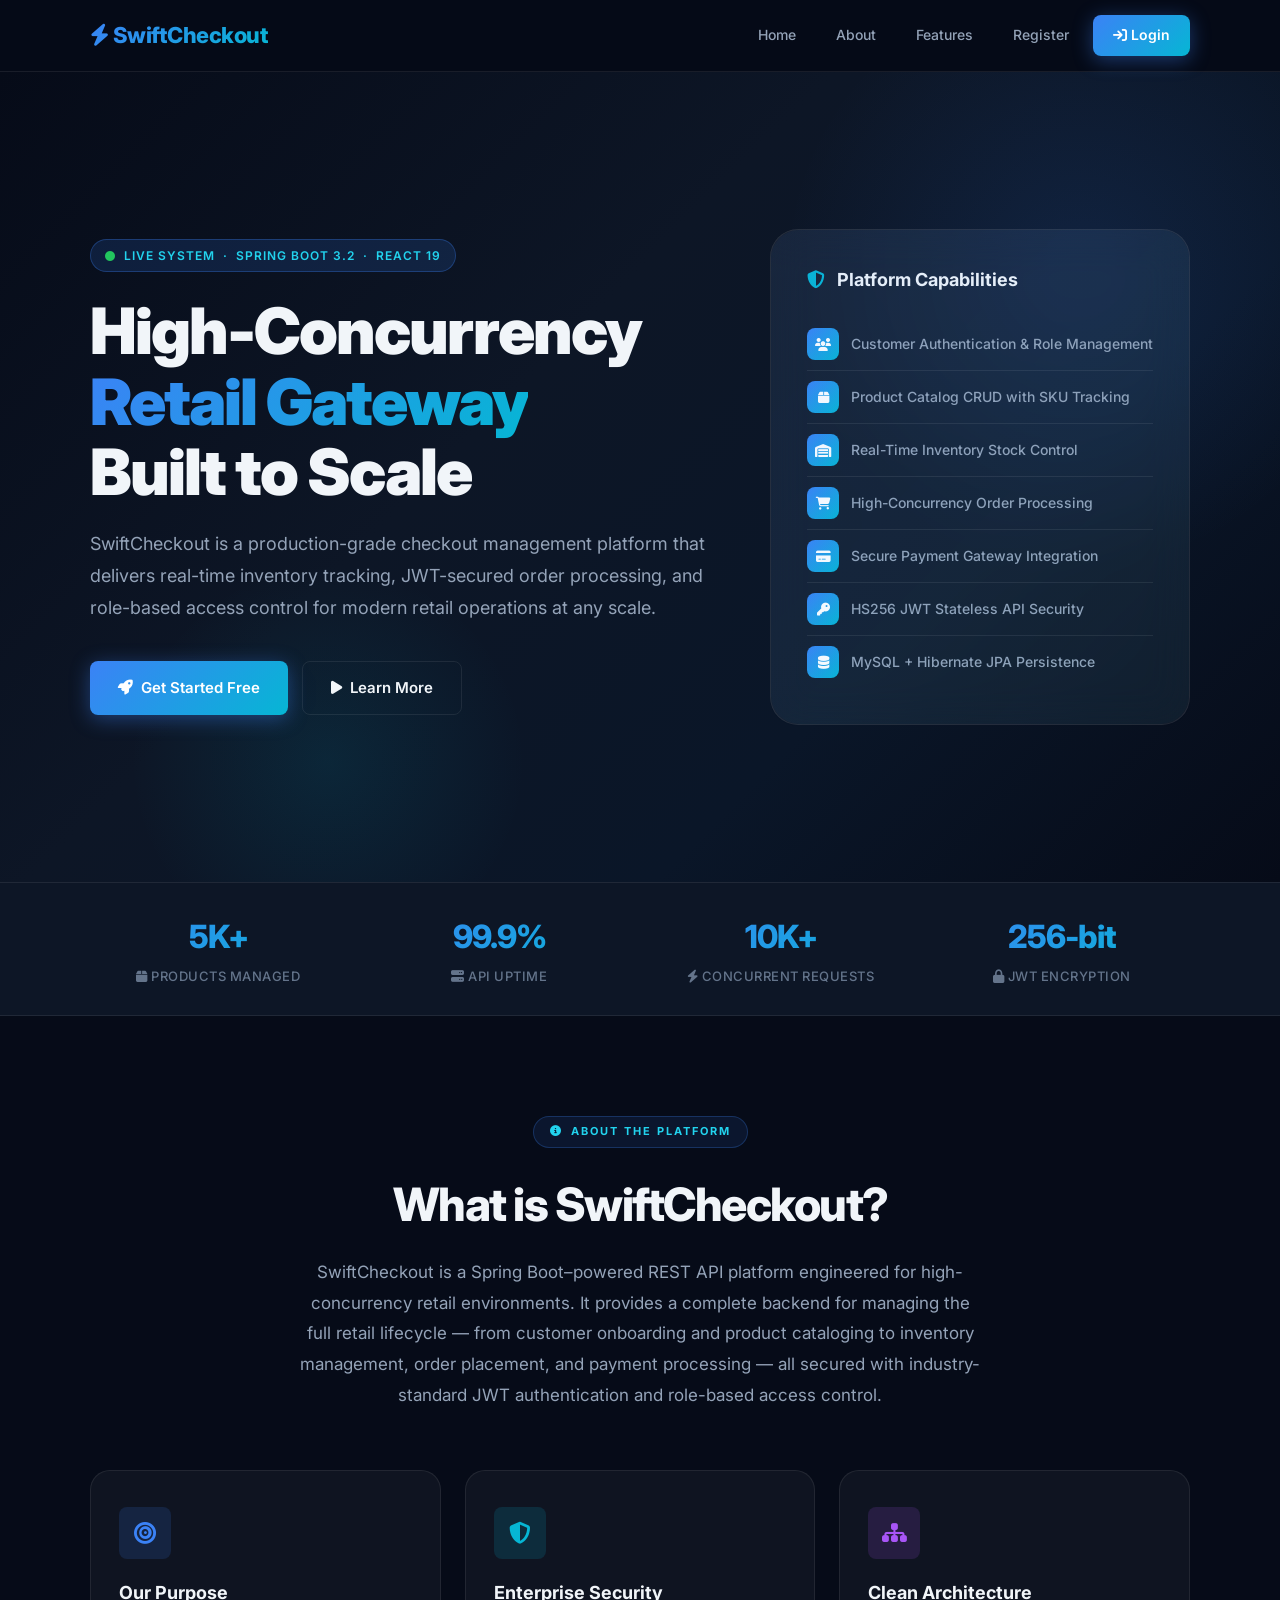
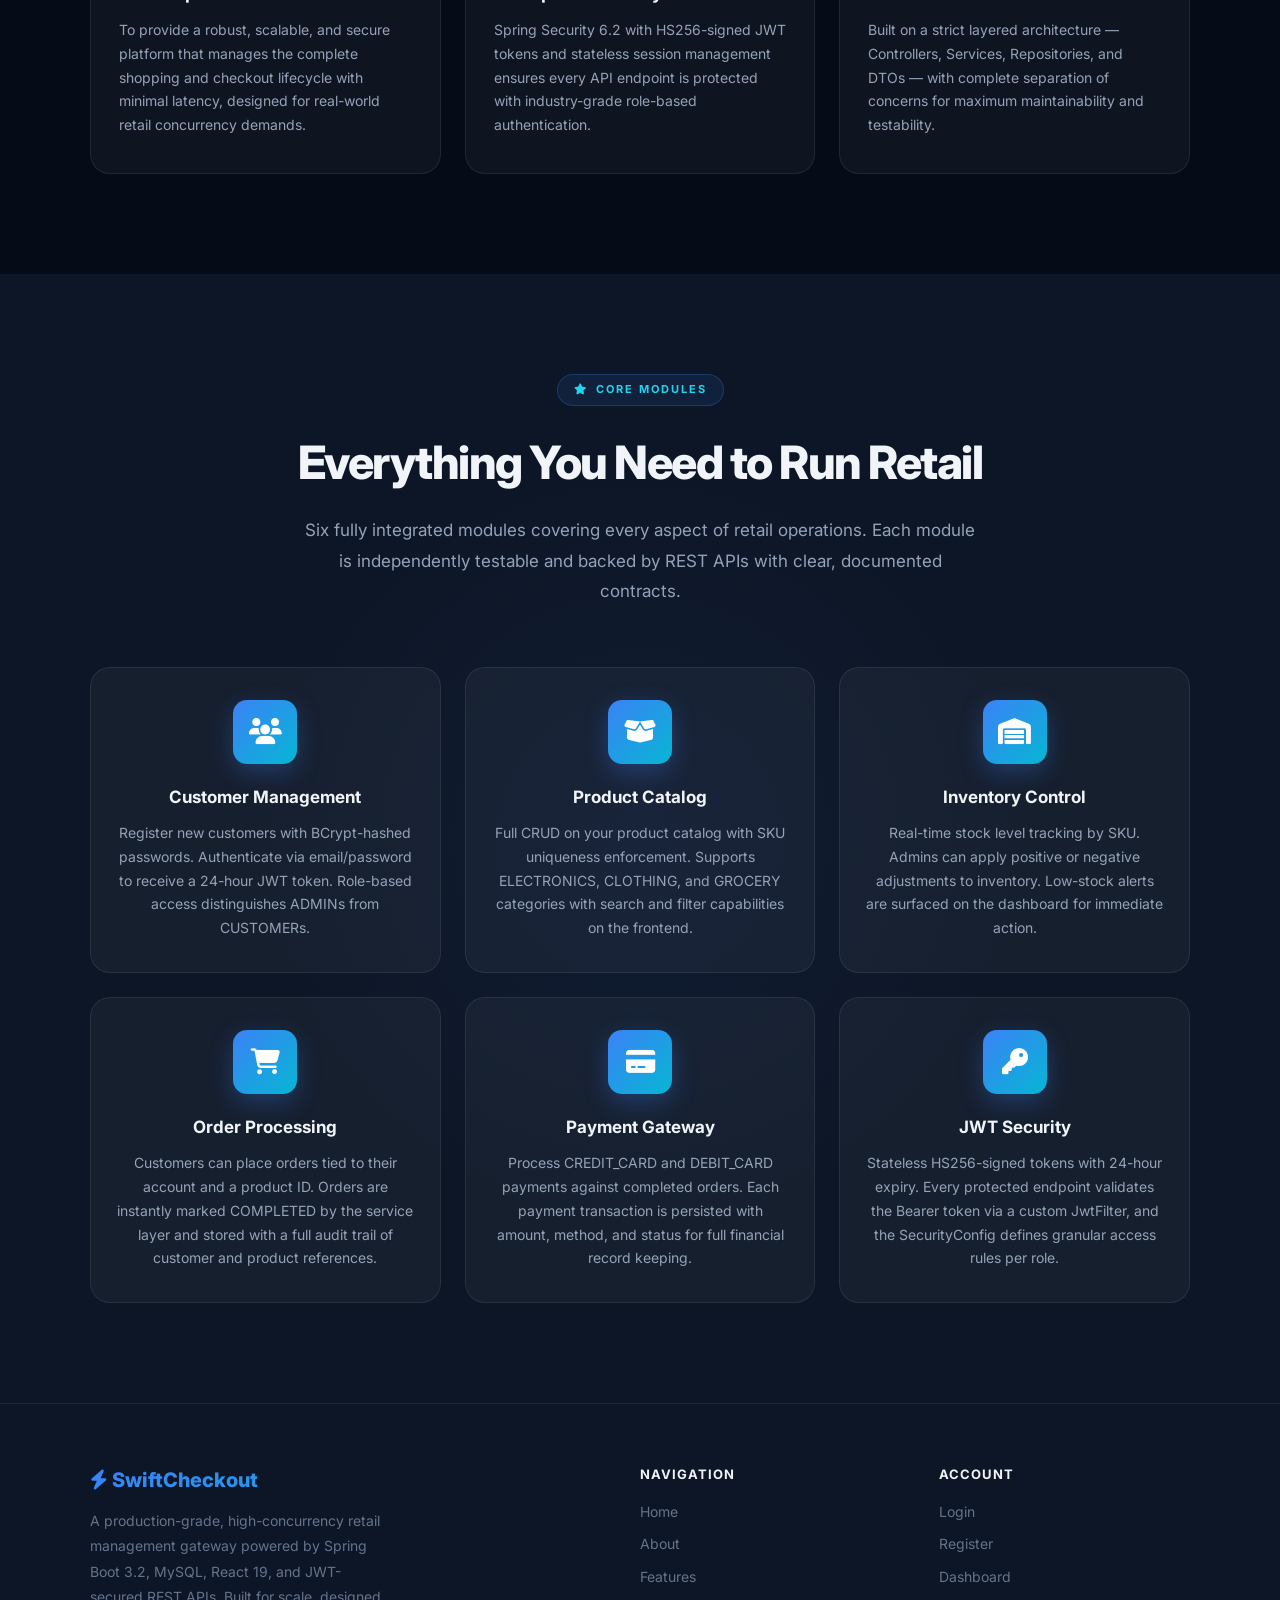
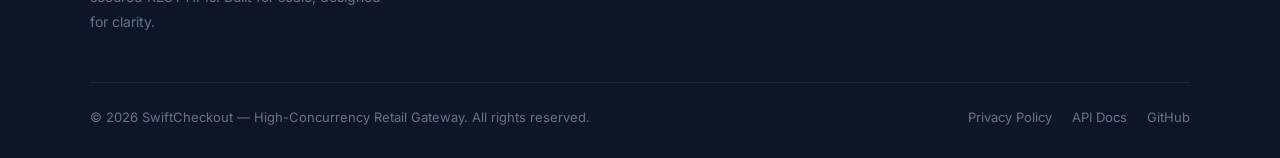
<file: index.html>
<!DOCTYPE html>
<html lang="en">

<head>
    <meta charset="UTF-8">
    <meta name="viewport" content="width=device-width, initial-scale=1.0">
    <meta name="description" content="SwiftCheckout – A high-concurrency retail gateway built with Spring Boot & React. Manage products, inventory, orders, and payments with JWT-secured REST APIs.">
    <title>SwiftCheckout – High-Concurrency Retail Gateway</title>

    <!-- Google Fonts -->
    <link rel="preconnect" href="https://fonts.googleapis.com">
    <link rel="preconnect" href="https://fonts.gstatic.com" crossorigin>
    <link href="https://fonts.googleapis.com/css2?family=Inter:wght@300;400;500;600;700;800;900&display=swap" rel="stylesheet">

    <!-- Font Awesome -->
    <link rel="stylesheet" href="https://cdnjs.cloudflare.com/ajax/libs/font-awesome/6.5.0/css/all.min.css">

    <!-- Main Stylesheet -->
    <link rel="stylesheet" href="css/SwiftCheckoutStyle.css">
</head>

<body>

<!-- ── NAVBAR ── -->
<nav class="navbar" role="navigation" aria-label="Main navigation">

    <a href="#home" class="logo-link" aria-label="SwiftCheckout Home">
        <i class="fa-solid fa-bolt"></i> SwiftCheckout
    </a>

    <div class="nav-links">
        <a href="#home">Home</a>
        <a href="#about">About</a>
        <a href="#features">Features</a>
        <a href="SwiftCheckoutRegister.html">Register</a>
        <a href="SwiftCheckoutLogin.html" class="login-btn" id="navLoginBtn">
            <i class="fa-solid fa-arrow-right-to-bracket"></i> Login
        </a>
    </div>

</nav>

<!-- ── HERO ── -->
<section class="hero" id="home" aria-label="Hero Section">

    <div class="hero-content">

        <div class="hero-eyebrow">
            <i class="fa-solid fa-circle" style="color:#22c55e"></i>
            Live System &nbsp;·&nbsp; Spring Boot 3.2 &nbsp;·&nbsp; React 19
        </div>

        <h1>
            High-Concurrency<br>
            <span class="gradient-text">Retail Gateway</span><br>
            Built to Scale
        </h1>

        <p>
            SwiftCheckout is a production-grade checkout management platform that delivers
            real-time inventory tracking, JWT-secured order processing, and role-based
            access control for modern retail operations at any scale.
        </p>

        <div class="hero-buttons">
            <a href="SwiftCheckoutRegister.html" class="primary-btn" id="heroGetStartedBtn">
                <i class="fa-solid fa-rocket"></i>
                Get Started Free
            </a>
            <a href="#about" class="secondary-btn" id="heroLearnMoreBtn">
                <i class="fa-solid fa-play"></i>
                Learn More
            </a>
        </div>

    </div>

    <div class="hero-card" aria-label="Feature highlights">

        <h3><i class="fa-solid fa-shield-halved" style="color:#06b6d4; margin-right:8px"></i> Platform Capabilities</h3>

        <div class="hero-feature">
            <i class="fa-solid fa-users"></i>
            <span>Customer Authentication & Role Management</span>
        </div>
        <div class="hero-feature">
            <i class="fa-solid fa-box"></i>
            <span>Product Catalog CRUD with SKU Tracking</span>
        </div>
        <div class="hero-feature">
            <i class="fa-solid fa-warehouse"></i>
            <span>Real-Time Inventory Stock Control</span>
        </div>
        <div class="hero-feature">
            <i class="fa-solid fa-cart-shopping"></i>
            <span>High-Concurrency Order Processing</span>
        </div>
        <div class="hero-feature">
            <i class="fa-solid fa-credit-card"></i>
            <span>Secure Payment Gateway Integration</span>
        </div>
        <div class="hero-feature">
            <i class="fa-solid fa-key"></i>
            <span>HS256 JWT Stateless API Security</span>
        </div>
        <div class="hero-feature">
            <i class="fa-solid fa-database"></i>
            <span>MySQL + Hibernate JPA Persistence</span>
        </div>

    </div>

</section>

<!-- ── STATS BAR ── -->
<div class="stats-bar" aria-label="Platform statistics">

    <div class="stat-item">
        <div class="stat-number" id="statProducts">5K+</div>
        <div class="stat-label"><i class="fa-solid fa-box"></i> Products Managed</div>
    </div>

    <div class="stat-item">
        <div class="stat-number" id="statOrders">99.9%</div>
        <div class="stat-label"><i class="fa-solid fa-server"></i> API Uptime</div>
    </div>

    <div class="stat-item">
        <div class="stat-number" id="statConcurrent">10K+</div>
        <div class="stat-label"><i class="fa-solid fa-bolt"></i> Concurrent Requests</div>
    </div>

    <div class="stat-item">
        <div class="stat-number" id="statSecurity">256-bit</div>
        <div class="stat-label"><i class="fa-solid fa-lock"></i> JWT Encryption</div>
    </div>

</div>

<!-- ── ABOUT ── -->
<section class="about" id="about" aria-labelledby="aboutTitle">

    <div class="section-eyebrow">
        <i class="fa-solid fa-circle-info"></i> About the Platform
    </div>
    <h2 class="section-title" id="aboutTitle">What is SwiftCheckout?</h2>
    <p class="section-subtitle">
        SwiftCheckout is a Spring Boot–powered REST API platform engineered for high-concurrency retail environments.
        It provides a complete backend for managing the full retail lifecycle — from customer onboarding and product
        cataloging to inventory management, order placement, and payment processing — all secured with industry-standard
        JWT authentication and role-based access control.
    </p>

    <div class="about-grid">

        <div class="info-card">
            <div class="card-icon blue"><i class="fa-solid fa-bullseye"></i></div>
            <h3>Our Purpose</h3>
            <p>
                To provide a robust, scalable, and secure platform that manages the complete shopping and
                checkout lifecycle with minimal latency, designed for real-world retail concurrency demands.
            </p>
        </div>

        <div class="info-card">
            <div class="card-icon cyan"><i class="fa-solid fa-shield-halved"></i></div>
            <h3>Enterprise Security</h3>
            <p>
                Spring Security 6.2 with HS256-signed JWT tokens and stateless session management ensures
                every API endpoint is protected with industry-grade role-based authentication.
            </p>
        </div>

        <div class="info-card">
            <div class="card-icon purple"><i class="fa-solid fa-sitemap"></i></div>
            <h3>Clean Architecture</h3>
            <p>
                Built on a strict layered architecture — Controllers, Services, Repositories, and DTOs —
                with complete separation of concerns for maximum maintainability and testability.
            </p>
        </div>

    </div>

</section>

<!-- ── FEATURES ── -->
<section class="features" id="features" aria-labelledby="featuresTitle">

    <div class="section-eyebrow">
        <i class="fa-solid fa-star"></i> Core Modules
    </div>
    <h2 class="section-title" id="featuresTitle">Everything You Need to Run Retail</h2>
    <p class="section-subtitle">
        Six fully integrated modules covering every aspect of retail operations.
        Each module is independently testable and backed by REST APIs with clear, documented contracts.
    </p>

    <div class="feature-grid">

        <div class="feature-card">
            <div class="feature-icon"><i class="fa-solid fa-users"></i></div>
            <h3>Customer Management</h3>
            <p>
                Register new customers with BCrypt-hashed passwords. Authenticate via email/password
                to receive a 24-hour JWT token. Role-based access distinguishes ADMINs from CUSTOMERs.
            </p>
        </div>

        <div class="feature-card">
            <div class="feature-icon"><i class="fa-solid fa-box-open"></i></div>
            <h3>Product Catalog</h3>
            <p>
                Full CRUD on your product catalog with SKU uniqueness enforcement.
                Supports ELECTRONICS, CLOTHING, and GROCERY categories with search and filter
                capabilities on the frontend.
            </p>
        </div>

        <div class="feature-card">
            <div class="feature-icon"><i class="fa-solid fa-warehouse"></i></div>
            <h3>Inventory Control</h3>
            <p>
                Real-time stock level tracking by SKU. Admins can apply positive or negative
                adjustments to inventory. Low-stock alerts are surfaced on the dashboard
                for immediate action.
            </p>
        </div>

        <div class="feature-card">
            <div class="feature-icon"><i class="fa-solid fa-cart-shopping"></i></div>
            <h3>Order Processing</h3>
            <p>
                Customers can place orders tied to their account and a product ID.
                Orders are instantly marked COMPLETED by the service layer and stored
                with a full audit trail of customer and product references.
            </p>
        </div>

        <div class="feature-card">
            <div class="feature-icon"><i class="fa-solid fa-credit-card"></i></div>
            <h3>Payment Gateway</h3>
            <p>
                Process CREDIT_CARD and DEBIT_CARD payments against completed orders.
                Each payment transaction is persisted with amount, method, and status for
                full financial record keeping.
            </p>
        </div>

        <div class="feature-card">
            <div class="feature-icon"><i class="fa-solid fa-key"></i></div>
            <h3>JWT Security</h3>
            <p>
                Stateless HS256-signed tokens with 24-hour expiry. Every protected endpoint
                validates the Bearer token via a custom JwtFilter, and the SecurityConfig
                defines granular access rules per role.
            </p>
        </div>

    </div>

</section>

<!-- ── FOOTER ── -->
<footer>

    <div class="footer-grid">

        <div class="footer-brand">
            <h3><i class="fa-solid fa-bolt"></i> SwiftCheckout</h3>
            <p>
                A production-grade, high-concurrency retail management gateway powered by
                Spring Boot 3.2, MySQL, React 19, and JWT-secured REST APIs. Built for
                scale, designed for clarity.
            </p>
        </div>

        <div class="footer-col">
            <h4>Navigation</h4>
            <a href="#home">Home</a>
            <a href="#about">About</a>
            <a href="#features">Features</a>
        </div>

        <div class="footer-col">
            <h4>Account</h4>
            <a href="SwiftCheckoutLogin.html">Login</a>
            <a href="SwiftCheckoutRegister.html">Register</a>
            <a href="SwiftCheckoutDashboard.html">Dashboard</a>
        </div>

    </div>

    <div class="footer-bottom">
        <span>© 2026 SwiftCheckout — High-Concurrency Retail Gateway. All rights reserved.</span>
        <div class="footer-bottom-right">
            <a href="#">Privacy Policy</a>
            <a href="#">API Docs</a>
            <a href="#">GitHub</a>
        </div>
    </div>

</footer>

</body>
</html>
</file>
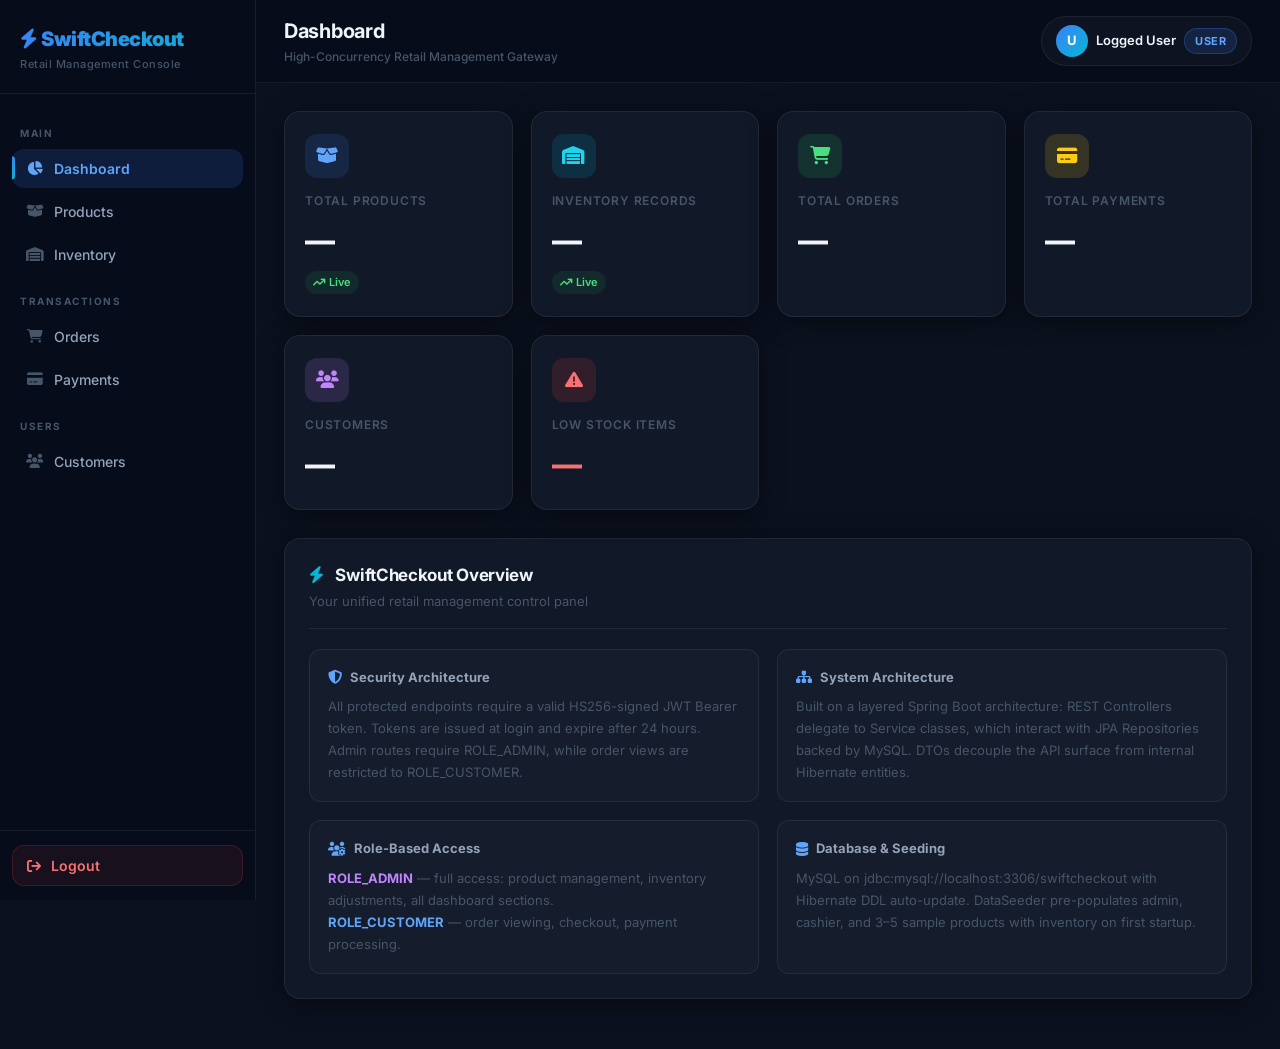
<file: SwiftCheckoutDashboard.html>
<!DOCTYPE html>
<html lang="en">

<head>
    <meta charset="UTF-8">
    <meta name="viewport" content="width=device-width, initial-scale=1.0">
    <meta name="description" content="SwiftCheckout Dashboard – Manage products, inventory, orders, payments, and customers from a unified retail control panel.">
    <title>Dashboard – SwiftCheckout</title>

    <!-- Google Fonts -->
    <link rel="preconnect" href="https://fonts.googleapis.com">
    <link rel="preconnect" href="https://fonts.gstatic.com" crossorigin>
    <link href="https://fonts.googleapis.com/css2?family=Inter:wght@300;400;500;600;700;800;900&display=swap" rel="stylesheet">

    <!-- Font Awesome -->
    <link rel="stylesheet" href="https://cdnjs.cloudflare.com/ajax/libs/font-awesome/6.5.0/css/all.min.css">

    <!-- Dashboard Stylesheet -->
    <link rel="stylesheet" href="css/SwiftCheckoutDashboard.css">
</head>

<body>

<!-- =====================================================
     SIDEBAR
     ===================================================== -->
<aside class="sidebar" role="navigation" aria-label="Dashboard navigation">

    <div class="sidebar-header">
        <div class="logo"><i class="fa-solid fa-bolt"></i> SwiftCheckout</div>
        <div class="logo-sub">Retail Management Console</div>
    </div>

    <nav class="sidebar-nav">

        <div class="sidebar-section-label">Main</div>

        <button class="nav-btn active" id="navOverview" onclick="showSection('overview', this)">
            <i class="fa-solid fa-chart-pie"></i>
            Dashboard
        </button>

        <button class="nav-btn" id="navProducts" onclick="showSection('products', this)">
            <i class="fa-solid fa-box-open"></i>
            Products
        </button>

        <button class="nav-btn" id="navInventory" onclick="showSection('inventory', this)">
            <i class="fa-solid fa-warehouse"></i>
            Inventory
        </button>

        <div class="sidebar-section-label">Transactions</div>

        <button class="nav-btn" id="navOrders" onclick="showSection('orders', this)">
            <i class="fa-solid fa-cart-shopping"></i>
            Orders
        </button>

        <button class="nav-btn" id="navPayments" onclick="showSection('payments', this)">
            <i class="fa-solid fa-credit-card"></i>
            Payments
        </button>

        <div class="sidebar-section-label">Users</div>

        <button class="nav-btn" id="navCustomers" onclick="showSection('customers', this)">
            <i class="fa-solid fa-users"></i>
            Customers
        </button>

    </nav>

    <div class="sidebar-footer">
        <button class="logout-btn" onclick="logout()" id="logoutBtn">
            <i class="fa-solid fa-arrow-right-from-bracket"></i>
            Logout
        </button>
    </div>

</aside>

<!-- =====================================================
     MAIN CONTENT
     ===================================================== -->
<main class="main-content">

    <!-- TOPBAR -->
    <header class="topbar" role="banner">

        <div class="topbar-left">
            <h1 id="pageTitle">Dashboard</h1>
            <p id="pageSubtitle">High-Concurrency Retail Management Gateway</p>
        </div>

        <div class="topbar-right">

            <div class="topbar-badge">
                <div class="user-avatar" id="userAvatar">U</div>
                <span id="loggedUser">Loading…</span>
                <span id="loggedRole" class="role-badge customer">USER</span>
            </div>

        </div>

    </header>

    <!-- ==================================================
         OVERVIEW SECTION
         ================================================== -->
    <section id="overview" class="content-section active-section" aria-label="Dashboard Overview">

        <!-- Stat Cards -->
        <div class="cards">

            <div class="card">
                <div class="card-icon-circle blue"><i class="fa-solid fa-box-open"></i></div>
                <h3>Total Products</h3>
                <p id="productCount">—</p>
                <div class="card-trend"><i class="fa-solid fa-arrow-trend-up"></i> Live</div>
            </div>

            <div class="card">
                <div class="card-icon-circle cyan"><i class="fa-solid fa-warehouse"></i></div>
                <h3>Inventory Records</h3>
                <p id="inventoryCount">—</p>
                <div class="card-trend"><i class="fa-solid fa-arrow-trend-up"></i> Live</div>
            </div>

            <div class="card">
                <div class="card-icon-circle green"><i class="fa-solid fa-cart-shopping"></i></div>
                <h3>Total Orders</h3>
                <p id="orderCount">—</p>
            </div>

            <div class="card">
                <div class="card-icon-circle yellow"><i class="fa-solid fa-credit-card"></i></div>
                <h3>Total Payments</h3>
                <p id="paymentCount">—</p>
            </div>

            <div class="card">
                <div class="card-icon-circle purple"><i class="fa-solid fa-users"></i></div>
                <h3>Customers</h3>
                <p id="customerCount">—</p>
            </div>

            <div class="card warning-card">
                <div class="card-icon-circle red"><i class="fa-solid fa-triangle-exclamation"></i></div>
                <h3>Low Stock Items</h3>
                <p id="lowStockCount">—</p>
            </div>

        </div>

        <!-- Overview Information Panel -->
        <div class="panel">

            <div class="panel-header">
                <div>
                    <h2>
                        <i class="fa-solid fa-bolt" style="color:#06b6d4; margin-right:8px;"></i>
                        SwiftCheckout Overview
                    </h2>
                    <p class="panel-desc">Your unified retail management control panel</p>
                </div>
            </div>

            <div class="overview-info">

                <div class="overview-item">
                    <h4>
                        <i class="fa-solid fa-shield-halved"></i>
                        Security Architecture
                    </h4>
                    <p>
                        All protected endpoints require a valid HS256-signed JWT Bearer token.
                        Tokens are issued at login and expire after 24 hours. Admin routes require
                        ROLE_ADMIN, while order views are restricted to ROLE_CUSTOMER.
                    </p>
                </div>

                <div class="overview-item">
                    <h4>
                        <i class="fa-solid fa-sitemap"></i>
                        System Architecture
                    </h4>
                    <p>
                        Built on a layered Spring Boot architecture: REST Controllers delegate
                        to Service classes, which interact with JPA Repositories backed by MySQL.
                        DTOs decouple the API surface from internal Hibernate entities.
                    </p>
                </div>

                <div class="overview-item">
                    <h4>
                        <i class="fa-solid fa-users-gear"></i>
                        Role-Based Access
                    </h4>
                    <p>
                        <strong style="color:#c084fc;">ROLE_ADMIN</strong> — full access: product management,
                        inventory adjustments, all dashboard sections.<br>
                        <strong style="color:#60a5fa;">ROLE_CUSTOMER</strong> — order viewing, checkout, payment processing.
                    </p>
                </div>

                <div class="overview-item">
                    <h4>
                        <i class="fa-solid fa-database"></i>
                        Database & Seeding
                    </h4>
                    <p>
                        MySQL on jdbc:mysql://localhost:3306/swiftcheckout with Hibernate DDL auto-update.
                        DataSeeder pre-populates admin, cashier, and 3–5 sample products
                        with inventory on first startup.
                    </p>
                </div>

            </div>

        </div>

    </section>

    <!-- ==================================================
         PRODUCTS SECTION
         ================================================== -->
    <section id="products" class="content-section" aria-label="Product Management">

        <div class="panel">

            <div class="panel-header">
                <div>
                    <h2><i class="fa-solid fa-box-open" style="color:#3b82f6; margin-right:8px;"></i>Product Catalog</h2>
                    <p class="panel-desc">Manage SKUs, pricing, and categories across your product catalog</p>
                </div>
                <button class="primary-btn" onclick="openProductForm()" id="addProductBtn">
                    <i class="fa-solid fa-plus"></i> Add Product
                </button>
            </div>

            <!-- Filters -->
            <div class="filters">
                <div style="position:relative;">
                    <input
                        type="text"
                        id="productSearch"
                        placeholder="Search by Product Name or SKU"
                        oninput="filterProducts()"
                        style="padding-left:38px;"
                    >
                    <i class="fa-solid fa-magnifying-glass" style="position:absolute;left:13px;top:50%;transform:translateY(-50%);color:var(--text-muted);font-size:13px;pointer-events:none;"></i>
                </div>

                <select id="categoryFilter" onchange="filterProducts()">
                    <option value="">All Categories</option>
                    <option value="ELECTRONICS">Electronics</option>
                    <option value="CLOTHING">Clothing</option>
                    <option value="GROCERY">Grocery</option>
                </select>
            </div>

            <!-- Product Form -->
            <div id="productFormBox" class="form-box hidden">

                <h3><i class="fa-solid fa-pen-to-square"></i> <span id="productFormTitle">Add New Product</span></h3>

                <input type="hidden" id="productId">

                <div class="form-grid">
                    <div>
                        <label style="font-size:12px;font-weight:600;color:var(--text-muted);text-transform:uppercase;letter-spacing:0.5px;display:block;margin-bottom:6px;">Product Name *</label>
                        <input type="text" id="productName" placeholder="e.g. iPhone 15 Pro">
                    </div>
                    <div>
                        <label style="font-size:12px;font-weight:600;color:var(--text-muted);text-transform:uppercase;letter-spacing:0.5px;display:block;margin-bottom:6px;">SKU Code *</label>
                        <input type="text" id="productSku" placeholder="e.g. ELEC-001">
                    </div>
                    <div>
                        <label style="font-size:12px;font-weight:600;color:var(--text-muted);text-transform:uppercase;letter-spacing:0.5px;display:block;margin-bottom:6px;">Price (₹) *</label>
                        <input type="number" id="productPrice" step="0.01" placeholder="0.00">
                    </div>
                    <div>
                        <label style="font-size:12px;font-weight:600;color:var(--text-muted);text-transform:uppercase;letter-spacing:0.5px;display:block;margin-bottom:6px;">Category *</label>
                        <select id="productCategory">
                            <option value="ELECTRONICS">Electronics</option>
                            <option value="CLOTHING">Clothing</option>
                            <option value="GROCERY">Grocery</option>
                        </select>
                    </div>
                </div>

                <div class="form-actions">
                    <button class="primary-btn" onclick="saveProduct()" id="saveProductBtn">
                        <i class="fa-solid fa-floppy-disk"></i> Save Product
                    </button>
                    <button class="secondary-btn" onclick="closeProductForm()">
                        <i class="fa-solid fa-xmark"></i> Cancel
                    </button>
                </div>

                <p id="productMessage" class="message"></p>

            </div>

            <!-- Product Table -->
            <div class="table-wrapper">
                <table>
                    <thead>
                        <tr>
                            <th><i class="fa-solid fa-hashtag" style="opacity:0.5;margin-right:4px;"></i>ID</th>
                            <th><i class="fa-solid fa-tag" style="opacity:0.5;margin-right:4px;"></i>Product Name</th>
                            <th><i class="fa-solid fa-barcode" style="opacity:0.5;margin-right:4px;"></i>SKU</th>
                            <th><i class="fa-solid fa-layer-group" style="opacity:0.5;margin-right:4px;"></i>Category</th>
                            <th><i class="fa-solid fa-indian-rupee-sign" style="opacity:0.5;margin-right:4px;"></i>Price</th>
                            <th>Action</th>
                        </tr>
                    </thead>
                    <tbody id="productTableBody">
                        <tr>
                            <td colspan="6" style="text-align:center;padding:40px;color:var(--text-muted);">
                                <i class="fa-solid fa-spinner fa-spin" style="margin-right:8px;"></i>Loading products…
                            </td>
                        </tr>
                    </tbody>
                </table>
            </div>

        </div>

    </section>

    <!-- ==================================================
         INVENTORY SECTION
         ================================================== -->
    <section id="inventory" class="content-section" aria-label="Inventory Management">

        <div class="panel">

            <div class="panel-header">
                <div>
                    <h2><i class="fa-solid fa-warehouse" style="color:#22d3ee; margin-right:8px;"></i>Inventory Management</h2>
                    <p class="panel-desc">Monitor stock levels and apply quantity adjustments by SKU</p>
                </div>
                <button class="primary-btn" onclick="loadInventory()" id="refreshInventoryBtn">
                    <i class="fa-solid fa-arrows-rotate"></i> Refresh
                </button>
            </div>

            <!-- Low Stock Alert Banner -->
            <div id="lowStockBanner" class="hidden" style="display:flex;align-items:center;gap:10px;padding:12px 16px;background:rgba(239,68,68,0.08);border:1px solid rgba(239,68,68,0.25);border-radius:10px;margin-bottom:16px;color:#f87171;font-size:13px;font-weight:600;">
                <i class="fa-solid fa-triangle-exclamation"></i>
                <span id="lowStockMessage">Some items have low stock levels. Immediate restocking recommended.</span>
            </div>

            <div class="table-wrapper">
                <table>
                    <thead>
                        <tr>
                            <th><i class="fa-solid fa-hashtag" style="opacity:0.5;margin-right:4px;"></i>ID</th>
                            <th><i class="fa-solid fa-barcode" style="opacity:0.5;margin-right:4px;"></i>SKU</th>
                            <th><i class="fa-solid fa-cubes" style="opacity:0.5;margin-right:4px;"></i>Stock Level</th>
                            <th><i class="fa-solid fa-sliders" style="opacity:0.5;margin-right:4px;"></i>Adjustment</th>
                            <th>Action</th>
                        </tr>
                    </thead>
                    <tbody id="inventoryTableBody">
                        <tr>
                            <td colspan="5" style="text-align:center;padding:40px;color:var(--text-muted);">
                                <i class="fa-solid fa-spinner fa-spin" style="margin-right:8px;"></i>Loading inventory…
                            </td>
                        </tr>
                    </tbody>
                </table>
            </div>

        </div>

    </section>

    <!-- ==================================================
         ORDERS SECTION
         ================================================== -->
    <section id="orders" class="content-section" aria-label="Order Management">

        <div class="panel">

            <div class="panel-header">
                <div>
                    <h2><i class="fa-solid fa-cart-shopping" style="color:#4ade80; margin-right:8px;"></i>Order Management</h2>
                    <p class="panel-desc">Place new orders and view the complete order history</p>
                </div>
                <button class="primary-btn" onclick="toggleOrderForm()" id="placeOrderBtn">
                    <i class="fa-solid fa-plus"></i> Place Order
                </button>
            </div>

            <!-- Order Form -->
            <div id="orderFormBox" class="form-box hidden">

                <h3><i class="fa-solid fa-cart-plus"></i> Place New Order</h3>

                <div class="form-grid">
                    <div>
                        <label style="font-size:12px;font-weight:600;color:var(--text-muted);text-transform:uppercase;letter-spacing:0.5px;display:block;margin-bottom:6px;">Product ID</label>
                        <input type="text" id="orderProductId" placeholder="e.g. 1">
                    </div>
                    <div>
                        <label style="font-size:12px;font-weight:600;color:var(--text-muted);text-transform:uppercase;letter-spacing:0.5px;display:block;margin-bottom:6px;">Quantity</label>
                        <input type="number" id="orderQuantity" placeholder="e.g. 3" min="1">
                    </div>
                    <div>
                        <label style="font-size:12px;font-weight:600;color:var(--text-muted);text-transform:uppercase;letter-spacing:0.5px;display:block;margin-bottom:6px;">Customer ID</label>
                        <input type="number" id="orderCustomerId" placeholder="e.g. 2">
                    </div>
                </div>

                <div style="padding:12px 14px; background:rgba(59,130,246,0.06); border:1px solid rgba(59,130,246,0.2); border-radius:8px; font-size:12px; color:var(--text-secondary); margin-bottom:14px;">
                    <i class="fa-solid fa-circle-info" style="color:#60a5fa; margin-right:6px;"></i>
                    Orders are automatically set to <strong style="color:#4ade80;">COMPLETED</strong> status upon placement.
                </div>

                <button class="primary-btn" onclick="placeOrder()" id="submitOrderBtn">
                    <i class="fa-solid fa-paper-plane"></i> Submit Order
                </button>

                <p id="orderMessage" class="message"></p>

            </div>

            <!-- Orders Table -->
            <div class="table-wrapper">
                <table>
                    <thead>
                        <tr>
                            <th><i class="fa-solid fa-hashtag" style="opacity:0.5;margin-right:4px;"></i>Order ID</th>
                            <th><i class="fa-solid fa-box" style="opacity:0.5;margin-right:4px;"></i>Product ID</th>
                            <th><i class="fa-solid fa-cubes" style="opacity:0.5;margin-right:4px;"></i>Quantity</th>
                            <th><i class="fa-solid fa-user" style="opacity:0.5;margin-right:4px;"></i>Customer ID</th>
                            <th><i class="fa-solid fa-circle-dot" style="opacity:0.5;margin-right:4px;"></i>Status</th>
                        </tr>
                    </thead>
                    <tbody id="orderTableBody">
                        <tr>
                            <td colspan="5" style="text-align:center;padding:40px;color:var(--text-muted);">
                                <i class="fa-solid fa-spinner fa-spin" style="margin-right:8px;"></i>Loading orders…
                            </td>
                        </tr>
                    </tbody>
                </table>
            </div>

        </div>

    </section>

    <!-- ==================================================
         PAYMENTS SECTION
         ================================================== -->
    <section id="payments" class="content-section" aria-label="Payment Management">

        <div class="panel">

            <div class="panel-header">
                <div>
                    <h2><i class="fa-solid fa-credit-card" style="color:#facc15; margin-right:8px;"></i>Payment Management</h2>
                    <p class="panel-desc">Process new payments and view all historical payment transactions</p>
                </div>
                <button class="primary-btn" onclick="togglePaymentForm()" id="processPaymentBtn">
                    <i class="fa-solid fa-plus"></i> Process Payment
                </button>
            </div>

            <!-- Payment Form -->
            <div id="paymentFormBox" class="form-box hidden">

                <h3><i class="fa-solid fa-file-invoice-dollar"></i> Process New Payment</h3>

                <div class="form-grid">
                    <div>
                        <label style="font-size:12px;font-weight:600;color:var(--text-muted);text-transform:uppercase;letter-spacing:0.5px;display:block;margin-bottom:6px;">Order ID</label>
                        <input type="number" id="paymentOrderId" placeholder="Linked order ID">
                    </div>
                    <div>
                        <label style="font-size:12px;font-weight:600;color:var(--text-muted);text-transform:uppercase;letter-spacing:0.5px;display:block;margin-bottom:6px;">Amount (₹)</label>
                        <input type="number" id="paymentAmount" step="0.01" placeholder="0.00">
                    </div>
                    <div>
                        <label style="font-size:12px;font-weight:600;color:var(--text-muted);text-transform:uppercase;letter-spacing:0.5px;display:block;margin-bottom:6px;">Payment Method</label>
                        <select id="paymentMethod">
                            <option value="CREDIT_CARD">💳 Credit Card</option>
                            <option value="DEBIT_CARD">🏦 Debit Card</option>
                        </select>
                    </div>
                </div>

                <button class="primary-btn" onclick="processPayment()" id="payNowBtn">
                    <i class="fa-solid fa-lock"></i> Pay Now
                </button>

                <p id="paymentMessage" class="message"></p>

            </div>

            <!-- Payments Table -->
            <div class="table-wrapper">
                <table>
                    <thead>
                        <tr>
                            <th><i class="fa-solid fa-hashtag" style="opacity:0.5;margin-right:4px;"></i>ID</th>
                            <th><i class="fa-solid fa-cart-shopping" style="opacity:0.5;margin-right:4px;"></i>Order ID</th>
                            <th><i class="fa-solid fa-indian-rupee-sign" style="opacity:0.5;margin-right:4px;"></i>Amount</th>
                            <th><i class="fa-solid fa-wallet" style="opacity:0.5;margin-right:4px;"></i>Method</th>
                            <th><i class="fa-solid fa-circle-dot" style="opacity:0.5;margin-right:4px;"></i>Status</th>
                        </tr>
                    </thead>
                    <tbody id="paymentTableBody">
                        <tr>
                            <td colspan="5" style="text-align:center;padding:40px;color:var(--text-muted);">
                                <i class="fa-solid fa-spinner fa-spin" style="margin-right:8px;"></i>Loading payments…
                            </td>
                        </tr>
                    </tbody>
                </table>
            </div>

        </div>

    </section>

    <!-- ==================================================
         CUSTOMERS SECTION
         ================================================== -->
    <section id="customers" class="content-section" aria-label="Customer Management">

        <div class="panel">

            <div class="panel-header">
                <div>
                    <h2><i class="fa-solid fa-users" style="color:#c084fc; margin-right:8px;"></i>Registered Customers</h2>
                    <p class="panel-desc">View all registered customers, their roles, and account details</p>
                </div>
                <button class="primary-btn" onclick="loadCustomers()" id="refreshCustomersBtn">
                    <i class="fa-solid fa-arrows-rotate"></i> Refresh
                </button>
            </div>

            <div class="table-wrapper">
                <table>
                    <thead>
                        <tr>
                            <th><i class="fa-solid fa-hashtag" style="opacity:0.5;margin-right:4px;"></i>ID</th>
                            <th><i class="fa-solid fa-user" style="opacity:0.5;margin-right:4px;"></i>Name / Username</th>
                            <th><i class="fa-solid fa-envelope" style="opacity:0.5;margin-right:4px;"></i>Email</th>
                            <th><i class="fa-solid fa-shield-halved" style="opacity:0.5;margin-right:4px;"></i>Role</th>
                        </tr>
                    </thead>
                    <tbody id="customerTableBody">
                        <tr>
                            <td colspan="4" style="text-align:center;padding:40px;color:var(--text-muted);">
                                <i class="fa-solid fa-spinner fa-spin" style="margin-right:8px;"></i>Loading customers…
                            </td>
                        </tr>
                    </tbody>
                </table>
            </div>

        </div>

    </section>

</main>

<script src="js/SwiftCheckoutDashboard.js?v=3"></script>

<script>
    // Enhance topbar with avatar letter and role badge class
    document.addEventListener('DOMContentLoaded', function () {

        const username = localStorage.getItem('username')
                      || localStorage.getItem('email')
                      || 'U';

        const role = (localStorage.getItem('role') || 'USER').toUpperCase();

        // Set avatar initial
        const avatar = document.getElementById('userAvatar');
        if (avatar) {
            avatar.textContent = username.charAt(0).toUpperCase();
        }

        // Apply role-specific class to badge
        const badge = document.getElementById('loggedRole');
        if (badge) {
            badge.className = 'role-badge ' + (role.includes('ADMIN') ? 'admin' : 'customer');
        }

        // Update page subtitles when switching sections
        const subtitles = {
            overview:  'High-Concurrency Retail Management Gateway',
            products:  'Manage your product catalog, SKUs, and pricing',
            inventory: 'Monitor and adjust real-time stock levels',
            orders:    'Place and track all customer orders',
            payments:  'Process and view all payment transactions',
            customers: 'View registered customers and their roles'
        };

        // Patch showSection to also update subtitle
        const _orig = window.showSection;
        window.showSection = function(sectionId, btn) {
            _orig && _orig(sectionId, btn);
            const subtitleEl = document.getElementById('pageSubtitle');
            if (subtitleEl) {
                subtitleEl.textContent = subtitles[sectionId] || '';
            }
        };
    });
</script>

</body>
</html>
</file>
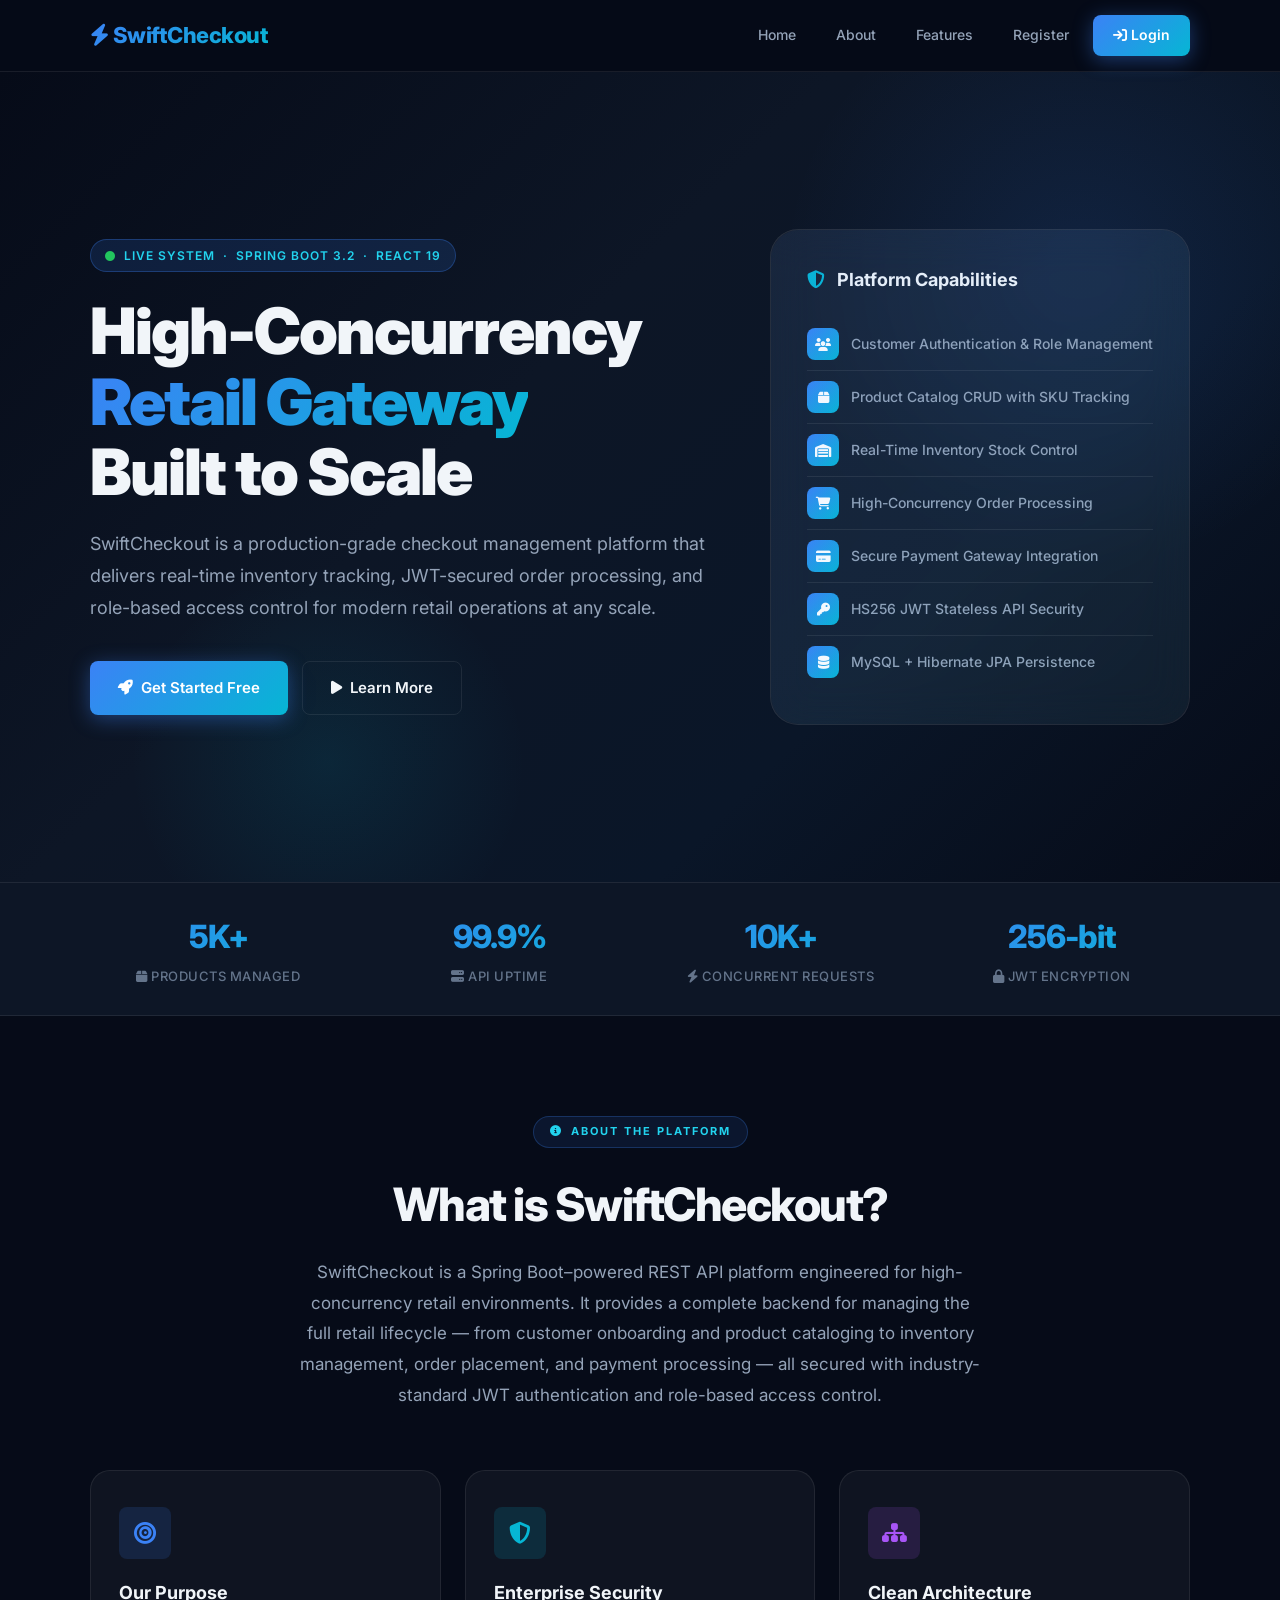
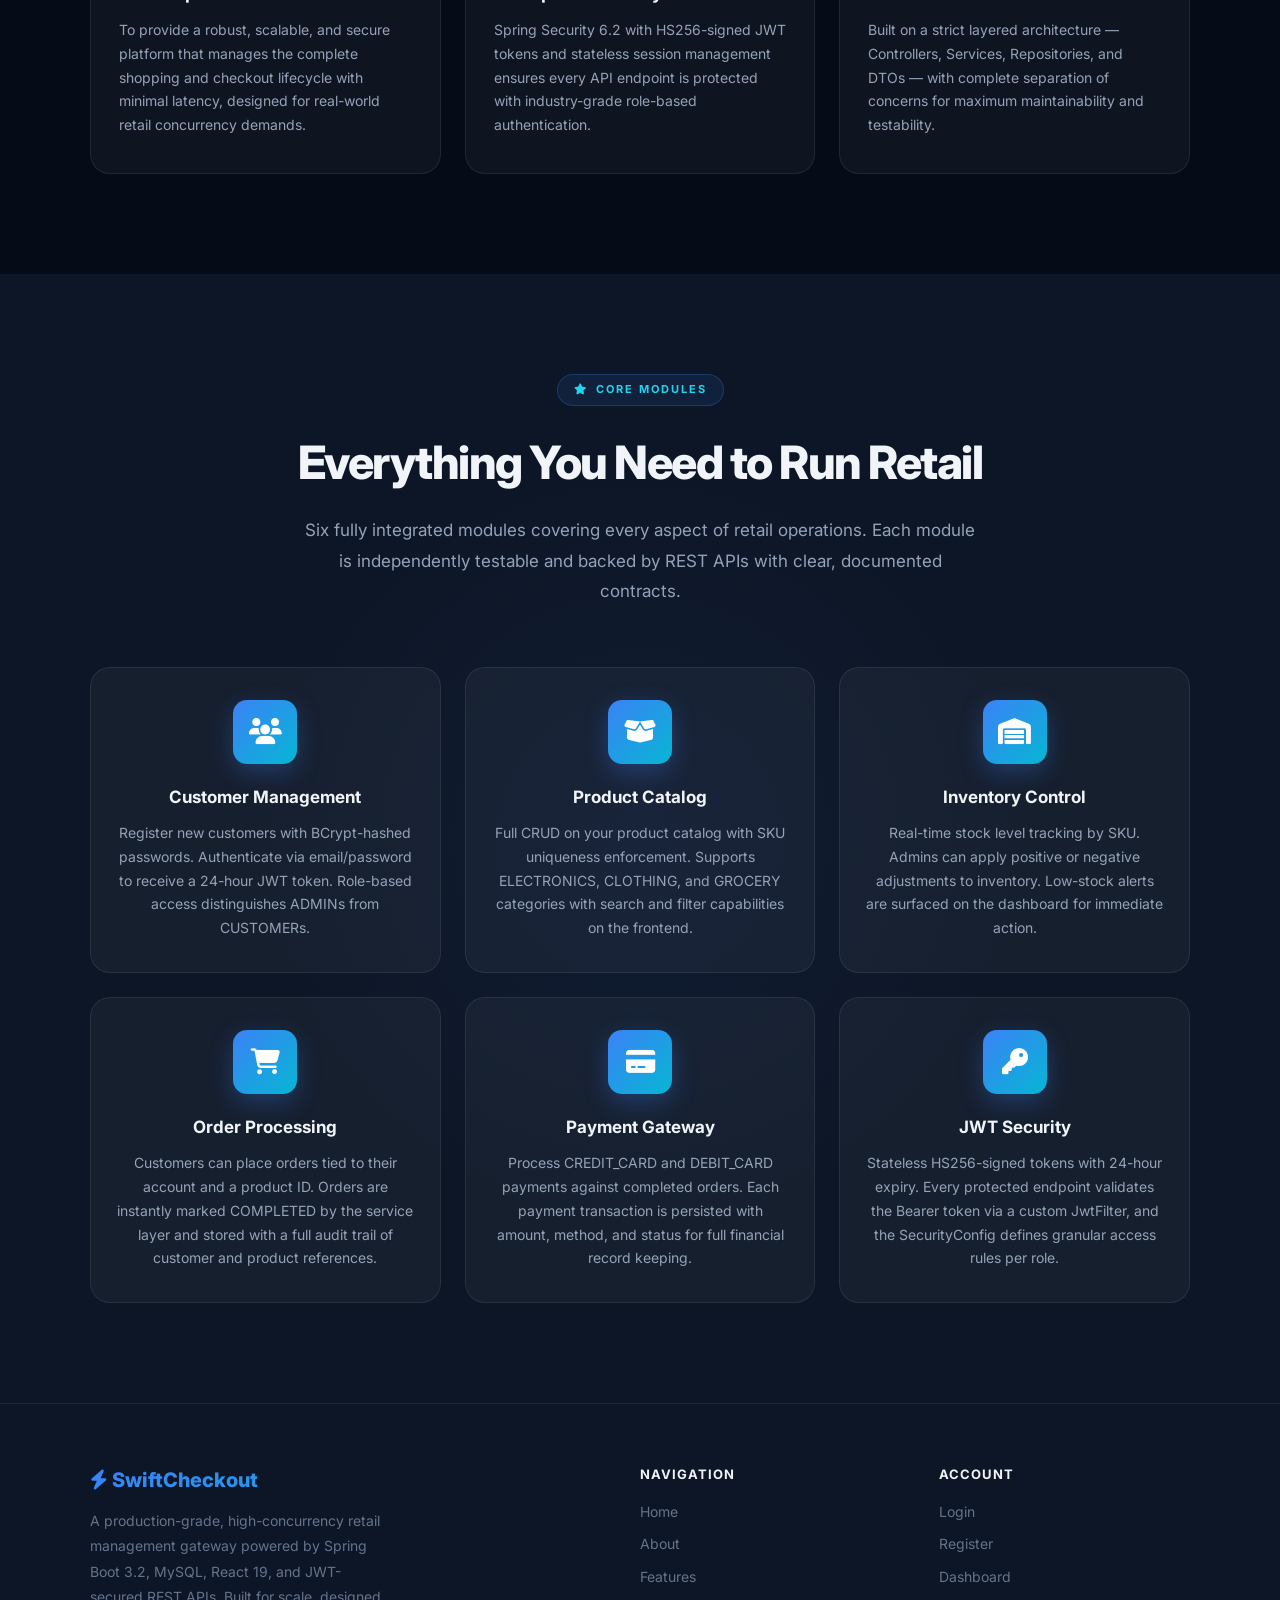
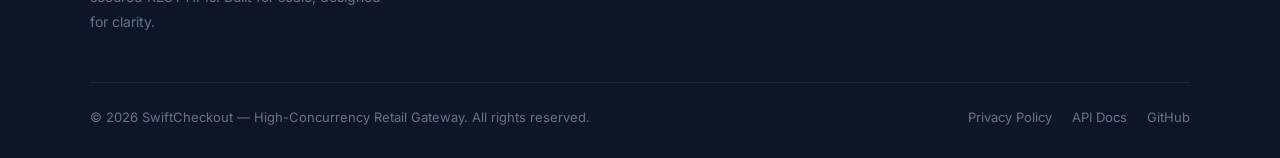
<file: SwiftCheckoutIndex.html>
<!DOCTYPE html>
<html lang="en">

<head>
    <meta charset="UTF-8">
    <meta name="viewport" content="width=device-width, initial-scale=1.0">
    <meta name="description" content="SwiftCheckout – A high-concurrency retail gateway built with Spring Boot & React. Manage products, inventory, orders, and payments with JWT-secured REST APIs.">
    <title>SwiftCheckout – High-Concurrency Retail Gateway</title>

    <!-- Google Fonts -->
    <link rel="preconnect" href="https://fonts.googleapis.com">
    <link rel="preconnect" href="https://fonts.gstatic.com" crossorigin>
    <link href="https://fonts.googleapis.com/css2?family=Inter:wght@300;400;500;600;700;800;900&display=swap" rel="stylesheet">

    <!-- Font Awesome -->
    <link rel="stylesheet" href="https://cdnjs.cloudflare.com/ajax/libs/font-awesome/6.5.0/css/all.min.css">

    <!-- Main Stylesheet -->
    <link rel="stylesheet" href="css/SwiftCheckoutStyle.css">
</head>

<body>

<!-- ── NAVBAR ── -->
<nav class="navbar" role="navigation" aria-label="Main navigation">

    <a href="#home" class="logo-link" aria-label="SwiftCheckout Home">
        <i class="fa-solid fa-bolt"></i> SwiftCheckout
    </a>

    <div class="nav-links">
        <a href="#home">Home</a>
        <a href="#about">About</a>
        <a href="#features">Features</a>
        <a href="SwiftCheckoutRegister.html">Register</a>
        <a href="SwiftCheckoutLogin.html" class="login-btn" id="navLoginBtn">
            <i class="fa-solid fa-arrow-right-to-bracket"></i> Login
        </a>
    </div>

</nav>

<!-- ── HERO ── -->
<section class="hero" id="home" aria-label="Hero Section">

    <div class="hero-content">

        <div class="hero-eyebrow">
            <i class="fa-solid fa-circle" style="color:#22c55e"></i>
            Live System &nbsp;·&nbsp; Spring Boot 3.2 &nbsp;·&nbsp; React 19
        </div>

        <h1>
            High-Concurrency<br>
            <span class="gradient-text">Retail Gateway</span><br>
            Built to Scale
        </h1>

        <p>
            SwiftCheckout is a production-grade checkout management platform that delivers
            real-time inventory tracking, JWT-secured order processing, and role-based
            access control for modern retail operations at any scale.
        </p>

        <div class="hero-buttons">
            <a href="SwiftCheckoutRegister.html" class="primary-btn" id="heroGetStartedBtn">
                <i class="fa-solid fa-rocket"></i>
                Get Started Free
            </a>
            <a href="#about" class="secondary-btn" id="heroLearnMoreBtn">
                <i class="fa-solid fa-play"></i>
                Learn More
            </a>
        </div>

    </div>

    <div class="hero-card" aria-label="Feature highlights">

        <h3><i class="fa-solid fa-shield-halved" style="color:#06b6d4; margin-right:8px"></i> Platform Capabilities</h3>

        <div class="hero-feature">
            <i class="fa-solid fa-users"></i>
            <span>Customer Authentication & Role Management</span>
        </div>
        <div class="hero-feature">
            <i class="fa-solid fa-box"></i>
            <span>Product Catalog CRUD with SKU Tracking</span>
        </div>
        <div class="hero-feature">
            <i class="fa-solid fa-warehouse"></i>
            <span>Real-Time Inventory Stock Control</span>
        </div>
        <div class="hero-feature">
            <i class="fa-solid fa-cart-shopping"></i>
            <span>High-Concurrency Order Processing</span>
        </div>
        <div class="hero-feature">
            <i class="fa-solid fa-credit-card"></i>
            <span>Secure Payment Gateway Integration</span>
        </div>
        <div class="hero-feature">
            <i class="fa-solid fa-key"></i>
            <span>HS256 JWT Stateless API Security</span>
        </div>
        <div class="hero-feature">
            <i class="fa-solid fa-database"></i>
            <span>MySQL + Hibernate JPA Persistence</span>
        </div>

    </div>

</section>

<!-- ── STATS BAR ── -->
<div class="stats-bar" aria-label="Platform statistics">

    <div class="stat-item">
        <div class="stat-number" id="statProducts">5K+</div>
        <div class="stat-label"><i class="fa-solid fa-box"></i> Products Managed</div>
    </div>

    <div class="stat-item">
        <div class="stat-number" id="statOrders">99.9%</div>
        <div class="stat-label"><i class="fa-solid fa-server"></i> API Uptime</div>
    </div>

    <div class="stat-item">
        <div class="stat-number" id="statConcurrent">10K+</div>
        <div class="stat-label"><i class="fa-solid fa-bolt"></i> Concurrent Requests</div>
    </div>

    <div class="stat-item">
        <div class="stat-number" id="statSecurity">256-bit</div>
        <div class="stat-label"><i class="fa-solid fa-lock"></i> JWT Encryption</div>
    </div>

</div>

<!-- ── ABOUT ── -->
<section class="about" id="about" aria-labelledby="aboutTitle">

    <div class="section-eyebrow">
        <i class="fa-solid fa-circle-info"></i> About the Platform
    </div>
    <h2 class="section-title" id="aboutTitle">What is SwiftCheckout?</h2>
    <p class="section-subtitle">
        SwiftCheckout is a Spring Boot–powered REST API platform engineered for high-concurrency retail environments.
        It provides a complete backend for managing the full retail lifecycle — from customer onboarding and product
        cataloging to inventory management, order placement, and payment processing — all secured with industry-standard
        JWT authentication and role-based access control.
    </p>

    <div class="about-grid">

        <div class="info-card">
            <div class="card-icon blue"><i class="fa-solid fa-bullseye"></i></div>
            <h3>Our Purpose</h3>
            <p>
                To provide a robust, scalable, and secure platform that manages the complete shopping and
                checkout lifecycle with minimal latency, designed for real-world retail concurrency demands.
            </p>
        </div>

        <div class="info-card">
            <div class="card-icon cyan"><i class="fa-solid fa-shield-halved"></i></div>
            <h3>Enterprise Security</h3>
            <p>
                Spring Security 6.2 with HS256-signed JWT tokens and stateless session management ensures
                every API endpoint is protected with industry-grade role-based authentication.
            </p>
        </div>

        <div class="info-card">
            <div class="card-icon purple"><i class="fa-solid fa-sitemap"></i></div>
            <h3>Clean Architecture</h3>
            <p>
                Built on a strict layered architecture — Controllers, Services, Repositories, and DTOs —
                with complete separation of concerns for maximum maintainability and testability.
            </p>
        </div>

    </div>

</section>

<!-- ── FEATURES ── -->
<section class="features" id="features" aria-labelledby="featuresTitle">

    <div class="section-eyebrow">
        <i class="fa-solid fa-star"></i> Core Modules
    </div>
    <h2 class="section-title" id="featuresTitle">Everything You Need to Run Retail</h2>
    <p class="section-subtitle">
        Six fully integrated modules covering every aspect of retail operations.
        Each module is independently testable and backed by REST APIs with clear, documented contracts.
    </p>

    <div class="feature-grid">

        <div class="feature-card">
            <div class="feature-icon"><i class="fa-solid fa-users"></i></div>
            <h3>Customer Management</h3>
            <p>
                Register new customers with BCrypt-hashed passwords. Authenticate via email/password
                to receive a 24-hour JWT token. Role-based access distinguishes ADMINs from CUSTOMERs.
            </p>
        </div>

        <div class="feature-card">
            <div class="feature-icon"><i class="fa-solid fa-box-open"></i></div>
            <h3>Product Catalog</h3>
            <p>
                Full CRUD on your product catalog with SKU uniqueness enforcement.
                Supports ELECTRONICS, CLOTHING, and GROCERY categories with search and filter
                capabilities on the frontend.
            </p>
        </div>

        <div class="feature-card">
            <div class="feature-icon"><i class="fa-solid fa-warehouse"></i></div>
            <h3>Inventory Control</h3>
            <p>
                Real-time stock level tracking by SKU. Admins can apply positive or negative
                adjustments to inventory. Low-stock alerts are surfaced on the dashboard
                for immediate action.
            </p>
        </div>

        <div class="feature-card">
            <div class="feature-icon"><i class="fa-solid fa-cart-shopping"></i></div>
            <h3>Order Processing</h3>
            <p>
                Customers can place orders tied to their account and a product ID.
                Orders are instantly marked COMPLETED by the service layer and stored
                with a full audit trail of customer and product references.
            </p>
        </div>

        <div class="feature-card">
            <div class="feature-icon"><i class="fa-solid fa-credit-card"></i></div>
            <h3>Payment Gateway</h3>
            <p>
                Process CREDIT_CARD and DEBIT_CARD payments against completed orders.
                Each payment transaction is persisted with amount, method, and status for
                full financial record keeping.
            </p>
        </div>

        <div class="feature-card">
            <div class="feature-icon"><i class="fa-solid fa-key"></i></div>
            <h3>JWT Security</h3>
            <p>
                Stateless HS256-signed tokens with 24-hour expiry. Every protected endpoint
                validates the Bearer token via a custom JwtFilter, and the SecurityConfig
                defines granular access rules per role.
            </p>
        </div>

    </div>

</section>

<!-- ── FOOTER ── -->
<footer>

    <div class="footer-grid">

        <div class="footer-brand">
            <h3><i class="fa-solid fa-bolt"></i> SwiftCheckout</h3>
            <p>
                A production-grade, high-concurrency retail management gateway powered by
                Spring Boot 3.2, MySQL, React 19, and JWT-secured REST APIs. Built for
                scale, designed for clarity.
            </p>
        </div>

        <div class="footer-col">
            <h4>Navigation</h4>
            <a href="#home">Home</a>
            <a href="#about">About</a>
            <a href="#features">Features</a>
        </div>

        <div class="footer-col">
            <h4>Account</h4>
            <a href="SwiftCheckoutLogin.html">Login</a>
            <a href="SwiftCheckoutRegister.html">Register</a>
            <a href="SwiftCheckoutDashboard.html">Dashboard</a>
        </div>

    </div>

    <div class="footer-bottom">
        <span>© 2026 SwiftCheckout — High-Concurrency Retail Gateway. All rights reserved.</span>
        <div class="footer-bottom-right">
            <a href="#">Privacy Policy</a>
            <a href="#">API Docs</a>
            <a href="#">GitHub</a>
        </div>
    </div>

</footer>

</body>
</html>
</file>
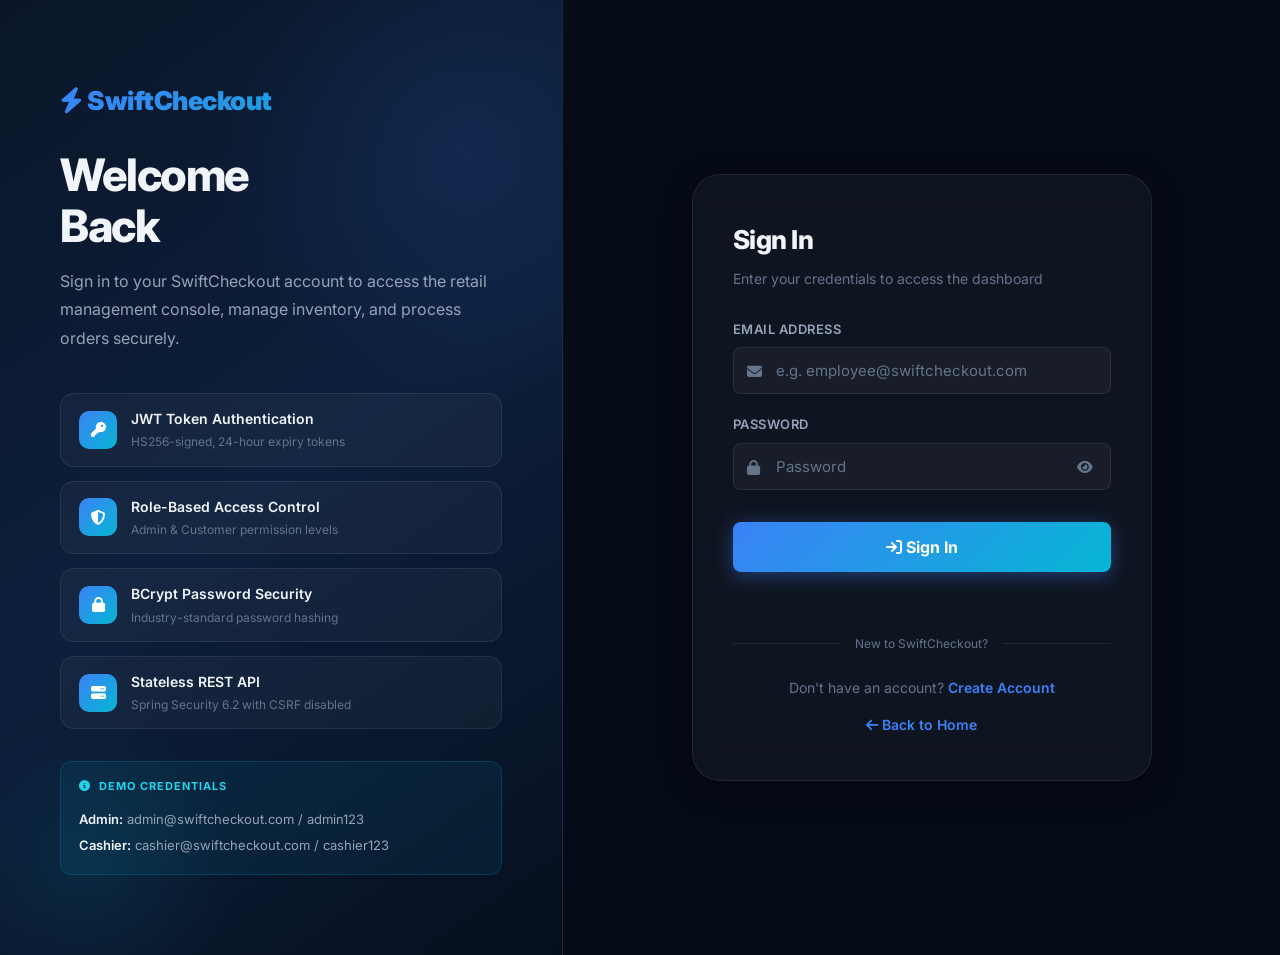
<file: SwiftCheckoutLogin.html>
<!DOCTYPE html>
<html lang="en">

<head>
    <meta charset="UTF-8">
    <meta name="viewport" content="width=device-width, initial-scale=1.0">
    <meta name="description" content="Sign in to SwiftCheckout – your high-concurrency retail management platform. Secure JWT authentication for admins and customers.">
    <title>Login – SwiftCheckout</title>

    <link rel="preconnect" href="https://fonts.googleapis.com">
    <link rel="preconnect" href="https://fonts.gstatic.com" crossorigin>
    <link href="https://fonts.googleapis.com/css2?family=Inter:wght@300;400;500;600;700;800;900&display=swap" rel="stylesheet">


    <link rel="stylesheet" href="https://cdnjs.cloudflare.com/ajax/libs/font-awesome/6.5.0/css/all.min.css">

    <link rel="stylesheet" href="css/SwiftCheckoutStyle.css">
</head>

<body class="auth-page">

<div class="auth-layout">

    <section class="brand-section" aria-label="SwiftCheckout branding">

        <a href="SwiftCheckoutIndex.html" class="brand-home" aria-label="Back to home">
            <i class="fa-solid fa-bolt"></i> SwiftCheckout
        </a>

        <h1>Welcome<br>Back</h1>

        <p>
            Sign in to your SwiftCheckout account to access the retail management
            console, manage inventory, and process orders securely.
        </p>

        <div class="brand-points">

            <div class="brand-point">
                <div class="brand-point-icon"><i class="fa-solid fa-key"></i></div>
                <div>
                    <div class="brand-point-text">JWT Token Authentication</div>
                    <div class="brand-point-desc">HS256-signed, 24-hour expiry tokens</div>
                </div>
            </div>

            <div class="brand-point">
                <div class="brand-point-icon"><i class="fa-solid fa-shield-halved"></i></div>
                <div>
                    <div class="brand-point-text">Role-Based Access Control</div>
                    <div class="brand-point-desc">Admin & Customer permission levels</div>
                </div>
            </div>

            <div class="brand-point">
                <div class="brand-point-icon"><i class="fa-solid fa-lock"></i></div>
                <div>
                    <div class="brand-point-text">BCrypt Password Security</div>
                    <div class="brand-point-desc">Industry-standard password hashing</div>
                </div>
            </div>

            <div class="brand-point">
                <div class="brand-point-icon"><i class="fa-solid fa-server"></i></div>
                <div>
                    <div class="brand-point-text">Stateless REST API</div>
                    <div class="brand-point-desc">Spring Security 6.2 with CSRF disabled</div>
                </div>
            </div>

        </div>

        <div style="margin-top:32px; padding:16px 18px; background:rgba(6,182,212,0.08); border:1px solid rgba(6,182,212,0.2); border-radius:12px; position:relative; z-index:1;">
            <div style="font-size:11px; font-weight:700; text-transform:uppercase; letter-spacing:1px; color:#22d3ee; margin-bottom:10px;">
                <i class="fa-solid fa-circle-info"></i> &nbsp;Demo Credentials
            </div>
            <div style="font-size:13px; color:#94a3b8; line-height:2;">
                <span style="color:#f1f5f9; font-weight:600;">Admin:</span> admin@swiftcheckout.com / admin123<br>
                <span style="color:#f1f5f9; font-weight:600;">Cashier:</span> cashier@swiftcheckout.com / cashier123
            </div>
        </div>

    </section>

    <section class="form-section" aria-label="Login form">

        <form class="form-box" id="loginForm" novalidate>

            <h2>Sign In</h2>
            <p class="subtitle">Enter your credentials to access the dashboard</p>

            <!-- Email (mapped to 'username' for JS compatibility) -->
            <label for="username">Email Address</label>
            <div class="input-group">
                <input
                    type="email"
                    id="username"
                    name="username"
                    placeholder="e.g. employee@swiftcheckout.com"
                    autocomplete="email"
                    required
                >
                <i class="fa-solid fa-envelope input-icon" aria-hidden="true"></i>
            </div>

            <!-- Password -->
            <label for="password">Password</label>
            <div class="input-group" style="position:relative;">
                <input
                    type="password"
                    id="password"
                    name="password"
                    placeholder="Password"
                    autocomplete="current-password"
                    required
                >
                <i class="fa-solid fa-lock input-icon" aria-hidden="true"></i>
                <button
                    type="button"
                    id="togglePasswordBtn"
                    aria-label="Toggle password visibility"
                    style="
                        position:absolute; right:14px; top:50%; transform:translateY(-50%);
                        background:none; border:none; color:var(--text-muted); cursor:pointer;
                        font-size:14px; padding:4px; transition:color 0.2s;
                    "
                    onclick="togglePassword()"
                >
                    <i class="fa-solid fa-eye" id="pwdIcon"></i>
                </button>
            </div>

            <button
                type="submit"
                class="main-btn"
                id="loginButton"
            >
                <i class="fa-solid fa-arrow-right-to-bracket"></i>
                Sign In
            </button>

            <p id="message" class="message" role="alert" aria-live="polite"></p>

            <div class="form-divider">
                <span>New to SwiftCheckout?</span>
            </div>

            <p class="switch-text">
                Don't have an account?
                <a href="SwiftCheckoutRegister.html" id="registerLink">Create Account</a>
            </p>

            <a href="SwiftCheckoutIndex.html" class="back-link" id="backToHomeLink">
                <i class="fa-solid fa-arrow-left"></i> Back to Home
            </a>

        </form>

    </section>

</div>

<script src="js/SwiftCheckoutLogin.js"></script>

<script>
    function togglePassword() {
        const pwdInput = document.getElementById('password');
        const pwdIcon  = document.getElementById('pwdIcon');
        if (pwdInput.type === 'password') {
            pwdInput.type = 'text';
            pwdIcon.className = 'fa-solid fa-eye-slash';
        } else {
            pwdInput.type = 'password';
            pwdIcon.className = 'fa-solid fa-eye';
        }
    }

    const msgEl = document.getElementById('message');
    const observer = new MutationObserver(() => {
        const text = msgEl.textContent;
        if (!text) return;
        if (text.toLowerCase().includes('success') || text.toLowerCase().includes('welcome')) {
            msgEl.style.color = '#4ade80';
            msgEl.style.background = 'rgba(34,197,94,0.08)';
            msgEl.style.border = '1px solid rgba(34,197,94,0.2)';
        } else {
            msgEl.style.color = '#f87171';
            msgEl.style.background = 'rgba(239,68,68,0.08)';
            msgEl.style.border = '1px solid rgba(239,68,68,0.2)';
        }
    });
    observer.observe(msgEl, { childList: true, characterData: true, subtree: true });

    const loginForm = document.getElementById('loginForm');
    if (loginForm) {
        loginForm.addEventListener('submit', function() {
            const btn = document.getElementById('loginButton');
            if (btn) {
                btn.innerHTML = '<i class="fa-solid fa-spinner fa-spin"></i> Signing In…';
                setTimeout(() => {
                    if (btn.disabled === false) {
                        btn.innerHTML = '<i class="fa-solid fa-arrow-right-to-bracket"></i> Sign In';
                    }
                }, 3000);
            }
        });
    }
</script>

</body>
</html>
</file>
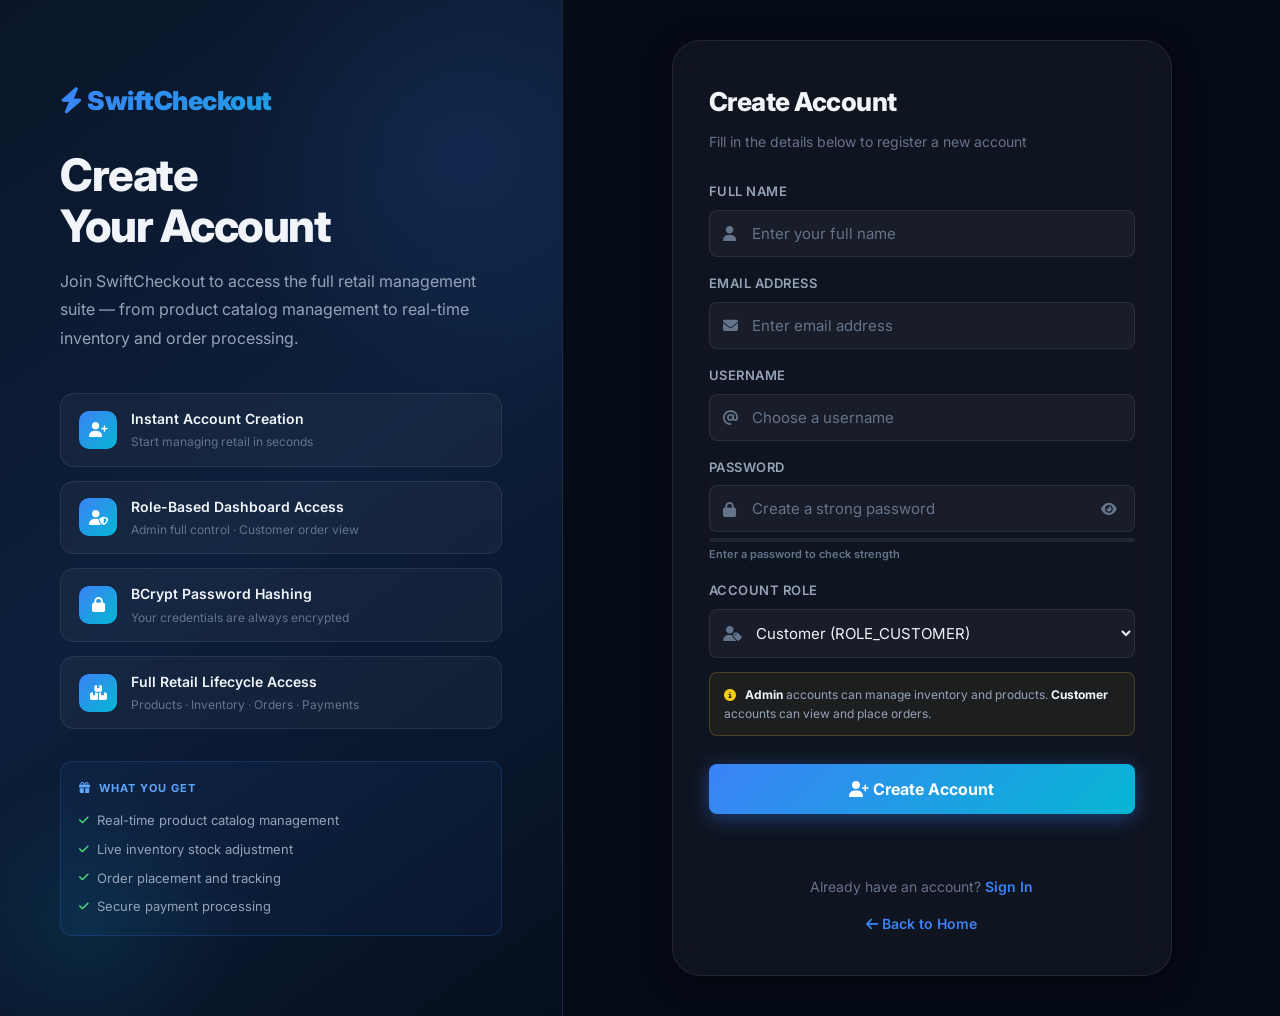
<file: SwiftCheckoutRegister.html>
<!DOCTYPE html>
<html lang="en">

<head>
    <meta charset="UTF-8">
    <meta name="viewport" content="width=device-width, initial-scale=1.0">
    <meta name="description" content="Create a SwiftCheckout account. Register as a customer or admin to access the retail management dashboard.">
    <title>Register – SwiftCheckout</title>

    <link rel="preconnect" href="https://fonts.googleapis.com">
    <link rel="preconnect" href="https://fonts.gstatic.com" crossorigin>
    <link href="https://fonts.googleapis.com/css2?family=Inter:wght@300;400;500;600;700;800;900&display=swap" rel="stylesheet">

    <link rel="stylesheet" href="https://cdnjs.cloudflare.com/ajax/libs/font-awesome/6.5.0/css/all.min.css">

    <link rel="stylesheet" href="css/SwiftCheckoutStyle.css">

    <style>
        
        .form-box { max-width: 500px; padding: 40px 36px; }
        .form-box label { margin-top: 16px; }
        .strength-bar {
            height: 4px;
            border-radius: 2px;
            margin-top: 6px;
            background: var(--border-glass);
            overflow: hidden;
            transition: all 0.3s;
        }
        .strength-fill {
            height: 100%;
            border-radius: 2px;
            transition: width 0.4s ease, background 0.4s ease;
            width: 0%;
        }
        .strength-label {
            font-size: 11px;
            font-weight: 600;
            margin-top: 4px;
            color: var(--text-muted);
        }
        .requirements {
            display: grid;
            grid-template-columns: 1fr 1fr;
            gap: 6px;
            margin-top: 10px;
        }
        .req-item {
            display: flex;
            align-items: center;
            gap: 6px;
            font-size: 11px;
            color: var(--text-muted);
            transition: color 0.2s;
        }
        .req-item.met { color: #4ade80; }
        .req-item i { font-size: 10px; }
    </style>
</head>

<body class="auth-page">

<div class="auth-layout">

    <!-- ── BRAND PANEL ── -->
    <section class="brand-section" aria-label="SwiftCheckout branding">

        <a href="SwiftCheckoutIndex.html" class="brand-home" aria-label="Back to home">
            <i class="fa-solid fa-bolt"></i> SwiftCheckout
        </a>

        <h1>Create<br>Your Account</h1>

        <p>
            Join SwiftCheckout to access the full retail management suite —
            from product catalog management to real-time inventory and order processing.
        </p>

        <div class="brand-points">

            <div class="brand-point">
                <div class="brand-point-icon"><i class="fa-solid fa-user-plus"></i></div>
                <div>
                    <div class="brand-point-text">Instant Account Creation</div>
                    <div class="brand-point-desc">Start managing retail in seconds</div>
                </div>
            </div>

            <div class="brand-point">
                <div class="brand-point-icon"><i class="fa-solid fa-user-shield"></i></div>
                <div>
                    <div class="brand-point-text">Role-Based Dashboard Access</div>
                    <div class="brand-point-desc">Admin full control · Customer order view</div>
                </div>
            </div>

            <div class="brand-point">
                <div class="brand-point-icon"><i class="fa-solid fa-lock"></i></div>
                <div>
                    <div class="brand-point-text">BCrypt Password Hashing</div>
                    <div class="brand-point-desc">Your credentials are always encrypted</div>
                </div>
            </div>

            <div class="brand-point">
                <div class="brand-point-icon"><i class="fa-solid fa-boxes-stacked"></i></div>
                <div>
                    <div class="brand-point-text">Full Retail Lifecycle Access</div>
                    <div class="brand-point-desc">Products · Inventory · Orders · Payments</div>
                </div>
            </div>

        </div>

        <div style="margin-top:32px; padding:18px; background:rgba(59,130,246,0.06); border:1px solid rgba(59,130,246,0.2); border-radius:12px; position:relative; z-index:1;">
            <div style="font-size:11px; font-weight:700; text-transform:uppercase; letter-spacing:1px; color:#60a5fa; margin-bottom:12px;">
                <i class="fa-solid fa-gift"></i> &nbsp;What You Get
            </div>
            <div style="display:flex; flex-direction:column; gap:8px;">
                <div style="display:flex; align-items:center; gap:8px; font-size:13px; color:#94a3b8;">
                    <i class="fa-solid fa-check" style="color:#4ade80; font-size:11px;"></i> Real-time product catalog management
                </div>
                <div style="display:flex; align-items:center; gap:8px; font-size:13px; color:#94a3b8;">
                    <i class="fa-solid fa-check" style="color:#4ade80; font-size:11px;"></i> Live inventory stock adjustment
                </div>
                <div style="display:flex; align-items:center; gap:8px; font-size:13px; color:#94a3b8;">
                    <i class="fa-solid fa-check" style="color:#4ade80; font-size:11px;"></i> Order placement and tracking
                </div>
                <div style="display:flex; align-items:center; gap:8px; font-size:13px; color:#94a3b8;">
                    <i class="fa-solid fa-check" style="color:#4ade80; font-size:11px;"></i> Secure payment processing
                </div>
            </div>
        </div>

    </section>

    <section class="form-section" aria-label="Registration form">

        <div class="form-box" id="registerFormBox">

            <h2>Create Account</h2>
            <p class="subtitle">Fill in the details below to register a new account</p>

            <label for="name">Full Name</label>
            <div class="input-group">
                <input
                    type="text"
                    id="name"
                    placeholder="Enter your full name"
                    autocomplete="name"
                >
                <i class="fa-solid fa-user input-icon" aria-hidden="true"></i>
            </div>

            <label for="email">Email Address</label>
            <div class="input-group">
                <input
                    type="email"
                    id="email"
                    placeholder="Enter email address"
                    autocomplete="email"
                >
                <i class="fa-solid fa-envelope input-icon" aria-hidden="true"></i>
            </div>

            <label for="username">Username</label>
            <div class="input-group">
                <input
                    type="text"
                    id="username"
                    placeholder="Choose a username"
                    autocomplete="username"
                >
                <i class="fa-solid fa-at input-icon" aria-hidden="true"></i>
            </div>

            <label for="password">Password</label>
            <div class="input-group" style="position:relative;">
                <input
                    type="password"
                    id="password"
                    placeholder="Create a strong password"
                    autocomplete="new-password"
                    oninput="evaluatePassword(this.value)"
                >
                <i class="fa-solid fa-lock input-icon" aria-hidden="true"></i>
                <button
                    type="button"
                    aria-label="Toggle password visibility"
                    style="position:absolute;right:14px;top:50%;transform:translateY(-50%);background:none;border:none;color:var(--text-muted);cursor:pointer;font-size:14px;padding:4px;"
                    onclick="togglePwd('password','pwdIcon1')"
                >
                    <i class="fa-solid fa-eye" id="pwdIcon1"></i>
                </button>
            </div>

            <div class="strength-bar"><div class="strength-fill" id="strengthFill"></div></div>
            <div class="strength-label" id="strengthLabel">Enter a password to check strength</div>

            <div class="requirements" id="reqGrid" style="display:none;">
                <div class="req-item" id="req-len"><i class="fa-solid fa-circle-xmark"></i> 8+ characters</div>
                <div class="req-item" id="req-upper"><i class="fa-solid fa-circle-xmark"></i> Uppercase letter</div>
                <div class="req-item" id="req-num"><i class="fa-solid fa-circle-xmark"></i> Number</div>
                <div class="req-item" id="req-special"><i class="fa-solid fa-circle-xmark"></i> Special character</div>
            </div>

            <label for="role">Account Role</label>
            <div class="input-group">
                <select id="role">
                    <option value="CUSTOMER">Customer (ROLE_CUSTOMER)</option>
                    <option value="ADMIN">Administrator (ROLE_ADMIN)</option>
                </select>
                <i class="fa-solid fa-user-tag input-icon" aria-hidden="true"></i>
            </div>

            <div style="margin-top:14px; padding:12px 14px; background:rgba(250,204,21,0.06); border:1px solid rgba(250,204,21,0.2); border-radius:8px; font-size:12px; color:#94a3b8;">
                <i class="fa-solid fa-circle-info" style="color:#facc15; margin-right:6px;"></i>
                <strong style="color:#f1f5f9;">Admin</strong> accounts can manage inventory and products.
                <strong style="color:#f1f5f9;">Customer</strong> accounts can view and place orders.
            </div>

            <button
                id="registerButton"
                onclick="registerUser()"
                class="main-btn"
                type="button"
            >
                <i class="fa-solid fa-user-plus"></i>
                Create Account
            </button>

            <p id="message" class="message" role="alert" aria-live="polite"></p>

            <p class="switch-text">
                Already have an account?
                <a href="SwiftCheckoutLogin.html" id="loginLink">Sign In</a>
            </p>

            <a href="SwiftCheckoutIndex.html" class="back-link" id="backToHomeLink">
                <i class="fa-solid fa-arrow-left"></i> Back to Home
            </a>

        </div>

    </section>

</div>

<script>

    function togglePwd(inputId, iconId) {
        const input = document.getElementById(inputId);
        const icon  = document.getElementById(iconId);
        if (input.type === 'password') {
            input.type = 'text';
            icon.className = 'fa-solid fa-eye-slash';
        } else {
            input.type = 'password';
            icon.className = 'fa-solid fa-eye';
        }
    }

    function evaluatePassword(val) {
        const fill  = document.getElementById('strengthFill');
        const label = document.getElementById('strengthLabel');
        const grid  = document.getElementById('reqGrid');

        if (!val) {
            fill.style.width = '0%';
            label.textContent = 'Enter a password to check strength';
            grid.style.display = 'none';
            return;
        }

        grid.style.display = 'grid';

        const hasLen     = val.length >= 8;
        const hasUpper   = /[A-Z]/.test(val);
        const hasNum     = /\d/.test(val);
        const hasSpecial = /[!@#$%^&*(),.?":{}|<>]/.test(val);

        updateReq('req-len',     hasLen);
        updateReq('req-upper',   hasUpper);
        updateReq('req-num',     hasNum);
        updateReq('req-special', hasSpecial);

        const score = [hasLen, hasUpper, hasNum, hasSpecial].filter(Boolean).length;

        const levels = [
            { pct: '25%', color: '#ef4444', text: 'Weak' },
            { pct: '50%', color: '#f97316', text: 'Fair' },
            { pct: '75%', color: '#facc15', text: 'Good' },
            { pct: '100%', color: '#22c55e', text: 'Strong ✓' },
        ];

        const lvl = levels[score - 1] || levels[0];
        fill.style.width      = lvl.pct;
        fill.style.background = lvl.color;
        label.textContent     = 'Password strength: ' + lvl.text;
        label.style.color     = lvl.color;
    }

    function updateReq(id, met) {
        const el = document.getElementById(id);
        el.className = 'req-item' + (met ? ' met' : '');
        el.querySelector('i').className = met ? 'fa-solid fa-circle-check' : 'fa-solid fa-circle-xmark';
    }

    async function registerUser() {

        const name     = document.getElementById('name').value.trim();
        const email    = document.getElementById('email').value.trim();
        const username = document.getElementById('username').value.trim();
        const password = document.getElementById('password').value;
        const role     = document.getElementById('role').value;
        const message  = document.getElementById('message');
        const button   = document.getElementById('registerButton');

        // Validation
        if (!name || !email || !username || !password) {
            setMessage(message, 'error', 'Please fill in all required fields.');
            return;
        }

        if (!email.includes('@')) {
            setMessage(message, 'error', 'Please enter a valid email address.');
            return;
        }

        if (password.length < 6) {
            setMessage(message, 'error', 'Password must be at least 6 characters long.');
            return;
        }

        button.disabled     = true;
        button.innerHTML    = '<i class="fa-solid fa-spinner fa-spin"></i> Creating Account...';
        message.textContent = '';
        message.className   = 'message';

        try {
            const response = await fetch('https://fullstack-java-backend-4.onrender.com/auth/register', {
                method: 'POST',
                headers: { 'Content-Type': 'application/json' },
                body: JSON.stringify({ name, email, username, password, role })
            });

            const result = await response.text();

            if (response.status === 409) {
                setMessage(message, 'error', 'Username already exists. Please choose a different username or log in.');
                return;
            }

            if (response.status === 400) {
                setMessage(message, 'error', result || 'Please check your input and try again.');
                return;
            }

            if (response.status === 403) {
                setMessage(message, 'error', 'Access denied. Please try again later.');
                return;
            }

            if (response.status >= 500) {
                setMessage(message, 'error', 'Server error. Please try again later.');
                return;
            }

            if (!response.ok) {
                throw new Error(result || 'Registration failed. Please try again.');
            }

            setMessage(message, 'success', '✓ Account created successfully! Redirecting to login…');

            setTimeout(() => { window.location.href = 'SwiftCheckoutLogin.html'; }, 1500);

        } catch (error) {
            if (error.name === 'TypeError' && error.message === 'Failed to fetch') {
                setMessage(message, 'error', 'Unable to connect to server. Please make sure the backend is running on port 8081.');
            } else {
                setMessage(message, 'error', 'Registration failed: ' + error.message);
            }
        } finally {
            button.disabled  = false;
            button.innerHTML = '<i class="fa-solid fa-user-plus"></i> Create Account';
        }
    }

    function setMessage(el, type, text) {
        el.textContent = text;
        el.className   = 'message';
        if (type === 'success') {
            el.style.cssText = 'color:#4ade80; background:rgba(34,197,94,0.08); border:1px solid rgba(34,197,94,0.2); padding:10px 14px; border-radius:8px; margin-top:18px; font-weight:600; font-size:14px;';
        } else {
            el.style.cssText = 'color:#f87171; background:rgba(239,68,68,0.08); border:1px solid rgba(239,68,68,0.2); padding:10px 14px; border-radius:8px; margin-top:18px; font-weight:600; font-size:14px;';
        }
    }

</script>

</body>
</html>
</file>
<file: css/SwiftCheckoutStyle.css>
/* =========================================================
   SwiftCheckout – Shared Design System
   Dark Glassmorphism | Inter Font | Premium UI
   ========================================================= */

@import url('https://fonts.googleapis.com/css2?family=Inter:wght@300;400;500;600;700;800;900&display=swap');

/* ── Reset & Base ── */
*, *::before, *::after {
    margin: 0;
    padding: 0;
    box-sizing: border-box;
}

:root {
    --bg-primary:      #060b18;
    --bg-secondary:    #0d1626;
    --bg-card:         rgba(255,255,255,0.04);
    --bg-card-hover:   rgba(255,255,255,0.08);
    --border-glass:    rgba(255,255,255,0.08);
    --border-hover:    rgba(99,179,237,0.4);

    --blue-500:   #3b82f6;
    --blue-600:   #2563eb;
    --blue-700:   #1d4ed8;
    --cyan-400:   #22d3ee;
    --cyan-500:   #06b6d4;
    --indigo-400: #818cf8;
    --purple-500: #a855f7;

    --text-primary:   #f1f5f9;
    --text-secondary: #94a3b8;
    --text-muted:     #64748b;

    --gradient-hero:   linear-gradient(135deg, #060b18 0%, #0d1626 40%, #0a1628 70%, #060b18 100%);
    --gradient-accent: linear-gradient(135deg, #3b82f6, #06b6d4);
    --gradient-purple: linear-gradient(135deg, #a855f7, #3b82f6);
    --gradient-card:   linear-gradient(135deg, rgba(59,130,246,0.15), rgba(6,182,212,0.08));

    --shadow-card: 0 8px 32px rgba(0,0,0,0.4), 0 2px 8px rgba(0,0,0,0.2);
    --shadow-glow: 0 0 40px rgba(59,130,246,0.15);
    --shadow-btn:  0 4px 20px rgba(59,130,246,0.4);

    --radius-sm: 8px;
    --radius-md: 14px;
    --radius-lg: 20px;
    --radius-xl: 28px;

    --transition: all 0.3s cubic-bezier(0.4, 0, 0.2, 1);
}

html { scroll-behavior: smooth; }

body {
    font-family: 'Inter', sans-serif;
    background: var(--bg-primary);
    color: var(--text-primary);
    line-height: 1.6;
    -webkit-font-smoothing: antialiased;
}

/* ── Scrollbar ── */
::-webkit-scrollbar { width: 6px; }
::-webkit-scrollbar-track { background: var(--bg-secondary); }
::-webkit-scrollbar-thumb { background: var(--blue-600); border-radius: 3px; }

/* =========================================================
   NAVBAR
   ========================================================= */
.navbar {
    position: sticky;
    top: 0;
    z-index: 1000;
    display: flex;
    align-items: center;
    justify-content: space-between;
    padding: 0 7%;
    height: 72px;
    background: rgba(6,11,24,0.85);
    backdrop-filter: blur(20px);
    -webkit-backdrop-filter: blur(20px);
    border-bottom: 1px solid var(--border-glass);
}

.logo-link,
.brand-home {
    font-size: 22px;
    font-weight: 800;
    text-decoration: none;
    background: var(--gradient-accent);
    -webkit-background-clip: text;
    -webkit-text-fill-color: transparent;
    background-clip: text;
    letter-spacing: -0.5px;
}

.nav-links {
    display: flex;
    align-items: center;
    gap: 8px;
}

.nav-links a {
    color: var(--text-secondary);
    text-decoration: none;
    font-size: 14px;
    font-weight: 500;
    padding: 8px 16px;
    border-radius: var(--radius-sm);
    transition: var(--transition);
}

.nav-links a:hover {
    color: var(--text-primary);
    background: var(--bg-card);
}

.login-btn {
    background: var(--gradient-accent) !important;
    color: white !important;
    font-weight: 600 !important;
    padding: 9px 20px !important;
    border-radius: var(--radius-sm) !important;
    box-shadow: var(--shadow-btn);
}

.login-btn:hover {
    transform: translateY(-1px);
    box-shadow: 0 6px 28px rgba(59,130,246,0.5) !important;
    background: var(--bg-card) !important;
}

/* =========================================================
   HERO SECTION
   ========================================================= */
.hero {
    min-height: 90vh;
    background: var(--gradient-hero);
    display: flex;
    align-items: center;
    justify-content: space-between;
    padding: 80px 7%;
    gap: 60px;
    position: relative;
    overflow: hidden;
}

/* Animated background orbs */
.hero::before {
    content: '';
    position: absolute;
    width: 600px;
    height: 600px;
    border-radius: 50%;
    background: radial-gradient(circle, rgba(59,130,246,0.12) 0%, transparent 70%);
    top: -100px;
    right: -100px;
    animation: orbFloat 8s ease-in-out infinite;
    pointer-events: none;
}

.hero::after {
    content: '';
    position: absolute;
    width: 400px;
    height: 400px;
    border-radius: 50%;
    background: radial-gradient(circle, rgba(6,182,212,0.1) 0%, transparent 70%);
    bottom: -80px;
    left: 10%;
    animation: orbFloat 10s ease-in-out infinite reverse;
    pointer-events: none;
}

@keyframes orbFloat {
    0%, 100% { transform: translateY(0) scale(1); }
    50%       { transform: translateY(-30px) scale(1.05); }
}

.hero-content {
    max-width: 620px;
    animation: fadeInUp 0.8s ease both;
    position: relative;
    z-index: 1;
}

.hero-eyebrow {
    display: inline-flex;
    align-items: center;
    gap: 8px;
    background: rgba(59,130,246,0.15);
    border: 1px solid rgba(59,130,246,0.3);
    color: var(--cyan-400);
    font-size: 12px;
    font-weight: 600;
    letter-spacing: 1px;
    text-transform: uppercase;
    padding: 6px 14px;
    border-radius: 30px;
    margin-bottom: 24px;
}

.hero-eyebrow i { font-size: 10px; }

.hero-content h1 {
    font-size: clamp(40px, 5vw, 64px);
    font-weight: 900;
    line-height: 1.1;
    letter-spacing: -2px;
    margin-bottom: 20px;
}

.hero-content h1 .gradient-text {
    background: var(--gradient-accent);
    -webkit-background-clip: text;
    -webkit-text-fill-color: transparent;
    background-clip: text;
}

.hero-content > p {
    font-size: 18px;
    color: var(--text-secondary);
    line-height: 1.8;
    margin-bottom: 36px;
}

.hero-buttons {
    display: flex;
    gap: 14px;
    flex-wrap: wrap;
}

.primary-btn {
    display: inline-flex;
    align-items: center;
    gap: 8px;
    padding: 14px 28px;
    background: var(--gradient-accent);
    color: white;
    text-decoration: none;
    font-size: 15px;
    font-weight: 600;
    border-radius: var(--radius-sm);
    box-shadow: var(--shadow-btn);
    transition: var(--transition);
    border: none;
    cursor: pointer;
}

.primary-btn:hover {
    transform: translateY(-2px);
    box-shadow: 0 8px 32px rgba(59,130,246,0.5);
}

.secondary-btn {
    display: inline-flex;
    align-items: center;
    gap: 8px;
    padding: 14px 28px;
    background: transparent;
    color: var(--text-primary);
    text-decoration: none;
    font-size: 15px;
    font-weight: 600;
    border: 1px solid var(--border-glass);
    border-radius: var(--radius-sm);
    transition: var(--transition);
    backdrop-filter: blur(10px);
    cursor: pointer;
}

.secondary-btn:hover {
    background: var(--bg-card-hover);
    border-color: var(--border-hover);
    transform: translateY(-2px);
}

/* Hero Card */
.hero-card {
    min-width: 320px;
    background: rgba(255,255,255,0.04);
    border: 1px solid var(--border-glass);
    padding: 36px;
    border-radius: var(--radius-xl);
    backdrop-filter: blur(20px);
    position: relative;
    z-index: 1;
    animation: fadeInUp 0.8s ease 0.2s both;
}

.hero-card::before {
    content: '';
    position: absolute;
    inset: 0;
    border-radius: var(--radius-xl);
    background: var(--gradient-card);
    opacity: 0.5;
    pointer-events: none;
}

.hero-card h3 {
    font-size: 18px;
    font-weight: 700;
    margin-bottom: 24px;
    color: var(--text-primary);
}

.hero-feature {
    display: flex;
    align-items: center;
    gap: 12px;
    padding: 10px 0;
    border-bottom: 1px solid var(--border-glass);
    color: var(--text-secondary);
    font-size: 14px;
    font-weight: 500;
}

.hero-feature:last-child { border-bottom: none; }

.hero-feature i {
    width: 32px;
    height: 32px;
    display: flex;
    align-items: center;
    justify-content: center;
    border-radius: 8px;
    background: var(--gradient-accent);
    color: white;
    font-size: 13px;
    flex-shrink: 0;
}

/* =========================================================
   STATS BAR
   ========================================================= */
.stats-bar {
    background: var(--bg-secondary);
    border-top: 1px solid var(--border-glass);
    border-bottom: 1px solid var(--border-glass);
    padding: 28px 7%;
    display: grid;
    grid-template-columns: repeat(4, 1fr);
    gap: 24px;
    text-align: center;
}

.stat-item {}

.stat-number {
    font-size: 32px;
    font-weight: 800;
    background: var(--gradient-accent);
    -webkit-background-clip: text;
    -webkit-text-fill-color: transparent;
    background-clip: text;
    letter-spacing: -1px;
}

.stat-label {
    font-size: 13px;
    color: var(--text-muted);
    margin-top: 4px;
    font-weight: 500;
    text-transform: uppercase;
    letter-spacing: 0.5px;
}

/* =========================================================
   SECTION COMMONS
   ========================================================= */
.about, .features {
    padding: 100px 7%;
    text-align: center;
}

.features {
    background: var(--bg-secondary);
    position: relative;
    overflow: hidden;
}

.features::before {
    content: '';
    position: absolute;
    width: 800px;
    height: 800px;
    border-radius: 50%;
    background: radial-gradient(circle, rgba(59,130,246,0.06) 0%, transparent 70%);
    top: 50%;
    left: 50%;
    transform: translate(-50%, -50%);
    pointer-events: none;
}

.section-eyebrow {
    display: inline-flex;
    align-items: center;
    gap: 8px;
    background: rgba(59,130,246,0.1);
    border: 1px solid rgba(59,130,246,0.25);
    color: var(--cyan-400);
    font-size: 11px;
    font-weight: 700;
    letter-spacing: 2px;
    text-transform: uppercase;
    padding: 6px 16px;
    border-radius: 30px;
    margin-bottom: 20px;
}

.section-title {
    font-size: clamp(28px, 4vw, 46px);
    font-weight: 800;
    color: var(--text-primary);
    letter-spacing: -1.5px;
    margin-bottom: 16px;
}

.section-subtitle {
    max-width: 680px;
    margin: 0 auto 60px;
    color: var(--text-secondary);
    font-size: 17px;
    line-height: 1.8;
}

/* =========================================================
   ABOUT CARDS
   ========================================================= */
.about-grid {
    display: grid;
    grid-template-columns: repeat(3, 1fr);
    gap: 24px;
    margin-top: 10px;
}

.info-card {
    background: var(--bg-card);
    border: 1px solid var(--border-glass);
    padding: 36px 28px;
    border-radius: var(--radius-lg);
    text-align: left;
    transition: var(--transition);
    position: relative;
    overflow: hidden;
}

.info-card::before {
    content: '';
    position: absolute;
    top: 0; left: 0; right: 0;
    height: 3px;
    background: var(--gradient-accent);
    opacity: 0;
    transition: var(--transition);
}

.info-card:hover {
    transform: translateY(-6px);
    background: var(--bg-card-hover);
    border-color: var(--border-hover);
    box-shadow: var(--shadow-glow);
}

.info-card:hover::before { opacity: 1; }

.card-icon {
    width: 52px;
    height: 52px;
    border-radius: var(--radius-sm);
    display: flex;
    align-items: center;
    justify-content: center;
    font-size: 22px;
    margin-bottom: 20px;
}

.card-icon.blue   { background: rgba(59,130,246,0.15); color: var(--blue-500); }
.card-icon.cyan   { background: rgba(6,182,212,0.15);  color: var(--cyan-500); }
.card-icon.purple { background: rgba(168,85,247,0.15); color: var(--purple-500); }
.card-icon.green  { background: rgba(34,197,94,0.15);  color: #22c55e; }
.card-icon.orange { background: rgba(249,115,22,0.15); color: #f97316; }
.card-icon.pink   { background: rgba(236,72,153,0.15); color: #ec4899; }

.info-card h3 {
    font-size: 18px;
    font-weight: 700;
    color: var(--text-primary);
    margin-bottom: 10px;
}

.info-card p {
    font-size: 14px;
    color: var(--text-secondary);
    line-height: 1.7;
}

/* =========================================================
   FEATURE CARDS
   ========================================================= */
.feature-grid {
    display: grid;
    grid-template-columns: repeat(3, 1fr);
    gap: 24px;
    position: relative;
    z-index: 1;
}

.feature-card {
    background: var(--bg-card);
    border: 1px solid var(--border-glass);
    padding: 32px 24px;
    border-radius: var(--radius-lg);
    text-align: center;
    transition: var(--transition);
}

.feature-card:hover {
    transform: translateY(-6px);
    background: rgba(59,130,246,0.06);
    border-color: rgba(59,130,246,0.3);
    box-shadow: 0 20px 60px rgba(59,130,246,0.12);
}

.feature-icon {
    width: 64px;
    height: 64px;
    margin: 0 auto 20px;
    border-radius: var(--radius-md);
    background: var(--gradient-accent);
    color: white;
    display: flex;
    align-items: center;
    justify-content: center;
    font-size: 26px;
    box-shadow: 0 8px 24px rgba(59,130,246,0.3);
}

.feature-card h3 {
    font-size: 17px;
    font-weight: 700;
    color: var(--text-primary);
    margin-bottom: 10px;
}

.feature-card p {
    font-size: 14px;
    color: var(--text-secondary);
    line-height: 1.7;
}


/* =========================================================
   FOOTER
   ========================================================= */
footer {
    background: var(--bg-secondary);
    border-top: 1px solid var(--border-glass);
    padding: 60px 7% 30px;
}

.footer-grid {
    display: grid;
    grid-template-columns: 2fr 1fr 1fr;
    gap: 48px;
    margin-bottom: 48px;
}

.footer-brand h3 {
    font-size: 20px;
    font-weight: 800;
    background: var(--gradient-accent);
    -webkit-background-clip: text;
    -webkit-text-fill-color: transparent;
    background-clip: text;
    margin-bottom: 12px;
}

.footer-brand p {
    font-size: 14px;
    color: var(--text-muted);
    line-height: 1.8;
    max-width: 300px;
}

.footer-col h4 {
    font-size: 13px;
    font-weight: 700;
    color: var(--text-primary);
    text-transform: uppercase;
    letter-spacing: 1px;
    margin-bottom: 16px;
}

.footer-col a {
    display: block;
    color: var(--text-muted);
    text-decoration: none;
    font-size: 14px;
    margin-bottom: 10px;
    transition: var(--transition);
}

.footer-col a:hover { color: var(--blue-500); }

.footer-bottom {
    border-top: 1px solid var(--border-glass);
    padding-top: 24px;
    display: flex;
    justify-content: space-between;
    align-items: center;
    color: var(--text-muted);
    font-size: 13px;
}

.footer-bottom-right {
    display: flex;
    gap: 20px;
}

.footer-bottom-right a {
    color: var(--text-muted);
    text-decoration: none;
    transition: var(--transition);
}

.footer-bottom-right a:hover { color: var(--blue-500); }

/* =========================================================
   AUTH PAGES (Login / Register)
   ========================================================= */
.auth-page {
    min-height: 100vh;
    background: var(--bg-primary);
}

.auth-layout {
    min-height: 100vh;
    display: flex;
}

/* Brand Panel (Left) */
.brand-section {
    width: 44%;
    background: linear-gradient(145deg, #0a1628 0%, #0d1f3c 50%, #060f1e 100%);
    border-right: 1px solid var(--border-glass);
    display: flex;
    flex-direction: column;
    justify-content: center;
    padding: 80px 60px;
    position: relative;
    overflow: hidden;
}

.brand-section::before {
    content: '';
    position: absolute;
    width: 500px;
    height: 500px;
    border-radius: 50%;
    background: radial-gradient(circle, rgba(59,130,246,0.12) 0%, transparent 70%);
    top: -100px;
    right: -150px;
    animation: orbFloat 8s ease-in-out infinite;
    pointer-events: none;
}

.brand-section::after {
    content: '';
    position: absolute;
    width: 300px;
    height: 300px;
    border-radius: 50%;
    background: radial-gradient(circle, rgba(6,182,212,0.1) 0%, transparent 70%);
    bottom: -60px;
    left: -60px;
    animation: orbFloat 10s ease-in-out infinite reverse;
    pointer-events: none;
}

.brand-home {
    font-size: 26px;
    font-weight: 900;
    text-decoration: none;
    background: var(--gradient-accent);
    -webkit-background-clip: text;
    -webkit-text-fill-color: transparent;
    background-clip: text;
    position: relative;
    z-index: 1;
}

.brand-section h1 {
    font-size: clamp(32px, 3.5vw, 48px);
    font-weight: 800;
    letter-spacing: -1.5px;
    color: var(--text-primary);
    margin: 28px 0 14px;
    line-height: 1.15;
    position: relative;
    z-index: 1;
}

.brand-section > p {
    font-size: 16px;
    line-height: 1.8;
    color: var(--text-secondary);
    margin-bottom: 40px;
    position: relative;
    z-index: 1;
}

.brand-points {
    display: flex;
    flex-direction: column;
    gap: 14px;
    position: relative;
    z-index: 1;
}

.brand-point {
    display: flex;
    align-items: center;
    gap: 14px;
    padding: 14px 18px;
    background: var(--bg-card);
    border: 1px solid var(--border-glass);
    border-radius: var(--radius-md);
    transition: var(--transition);
}

.brand-point:hover {
    background: var(--bg-card-hover);
    border-color: var(--border-hover);
    transform: translateX(4px);
}

.brand-point-icon {
    width: 38px;
    height: 38px;
    border-radius: 10px;
    background: var(--gradient-accent);
    display: flex;
    align-items: center;
    justify-content: center;
    color: white;
    font-size: 15px;
    flex-shrink: 0;
}

.brand-point-text {
    font-size: 14px;
    font-weight: 600;
    color: var(--text-primary);
}

.brand-point-desc {
    font-size: 12px;
    color: var(--text-muted);
    margin-top: 2px;
}

/* Form Panel (Right) */
.form-section {
    width: 56%;
    display: flex;
    justify-content: center;
    align-items: center;
    padding: 40px;
    background: var(--bg-primary);
}

.form-box {
    width: 100%;
    max-width: 460px;
    background: var(--bg-card);
    border: 1px solid var(--border-glass);
    padding: 44px 40px;
    border-radius: var(--radius-xl);
    box-shadow: var(--shadow-card);
    backdrop-filter: blur(20px);
    animation: fadeInUp 0.6s ease both;
}

.form-box h2 {
    font-size: 26px;
    font-weight: 800;
    color: var(--text-primary);
    letter-spacing: -0.5px;
}

.subtitle {
    color: var(--text-muted);
    margin: 8px 0 28px;
    font-size: 14px;
}

/* Input Groups */
.input-group {
    position: relative;
    margin-bottom: 4px;
}

.input-icon {
    position: absolute;
    left: 14px;
    top: 50%;
    transform: translateY(-50%);
    color: var(--text-muted);
    font-size: 15px;
    pointer-events: none;
    transition: var(--transition);
}

.form-box label {
    display: block;
    margin: 20px 0 8px;
    color: var(--text-secondary);
    font-weight: 600;
    font-size: 13px;
    text-transform: uppercase;
    letter-spacing: 0.5px;
}

.form-box input,
.form-box select {
    width: 100%;
    padding: 13px 14px 13px 42px;
    background: rgba(255,255,255,0.04);
    border: 1px solid var(--border-glass);
    border-radius: var(--radius-sm);
    color: var(--text-primary);
    font-size: 15px;
    font-family: 'Inter', sans-serif;
    outline: none;
    transition: var(--transition);
}

.form-box input::placeholder { color: var(--text-muted); }

.form-box input:focus,
.form-box select:focus {
    border-color: var(--blue-500);
    background: rgba(59,130,246,0.06);
    box-shadow: 0 0 0 3px rgba(59,130,246,0.12);
}

.form-box input:focus + .input-icon,
.form-box select:focus + .input-icon { color: var(--blue-500); }

.form-box select option {
    background: var(--bg-secondary);
    color: var(--text-primary);
}

.main-btn {
    width: 100%;
    margin-top: 28px;
    padding: 15px;
    border: none;
    border-radius: var(--radius-sm);
    background: var(--gradient-accent);
    color: white;
    font-size: 16px;
    font-weight: 700;
    font-family: 'Inter', sans-serif;
    cursor: pointer;
    box-shadow: var(--shadow-btn);
    transition: var(--transition);
    position: relative;
    overflow: hidden;
}

.main-btn::before {
    content: '';
    position: absolute;
    top: 0; left: -100%;
    width: 100%; height: 100%;
    background: linear-gradient(90deg, transparent, rgba(255,255,255,0.1), transparent);
    transition: left 0.5s ease;
}

.main-btn:hover {
    transform: translateY(-2px);
    box-shadow: 0 8px 32px rgba(59,130,246,0.5);
}

.main-btn:hover::before { left: 100%; }

.main-btn:disabled {
    opacity: 0.55;
    cursor: not-allowed;
    transform: none;
}

.message {
    margin-top: 18px;
    text-align: center;
    font-weight: 600;
    font-size: 14px;
    word-break: break-word;
    padding: 10px;
    border-radius: var(--radius-sm);
}

.switch-text {
    text-align: center;
    color: var(--text-muted);
    margin-top: 24px;
    font-size: 14px;
}

.switch-text a,
.back-link {
    color: var(--blue-500);
    text-decoration: none;
    font-weight: 600;
    transition: var(--transition);
}

.switch-text a:hover,
.back-link:hover { color: var(--cyan-400); }

.back-link {
    display: block;
    text-align: center;
    margin-top: 14px;
    font-size: 14px;
}

/* Divider */
.form-divider {
    display: flex;
    align-items: center;
    gap: 14px;
    margin: 24px 0;
}

.form-divider::before,
.form-divider::after {
    content: '';
    flex: 1;
    height: 1px;
    background: var(--border-glass);
}

.form-divider span {
    font-size: 12px;
    color: var(--text-muted);
    white-space: nowrap;
}

/* =========================================================
   ANIMATIONS
   ========================================================= */
@keyframes fadeInUp {
    from { opacity: 0; transform: translateY(24px); }
    to   { opacity: 1; transform: translateY(0); }
}

@keyframes shimmer {
    0%   { background-position: -200% center; }
    100% { background-position:  200% center; }
}

/* =========================================================
   RESPONSIVE
   ========================================================= */
@media (max-width: 1024px) {
    .hero { flex-direction: column; text-align: center; }
    .hero-content { max-width: 100%; }
    .hero-buttons { justify-content: center; }
    .hero-card { min-width: 0; width: 100%; max-width: 480px; margin: 0 auto; }
    .about-grid, .feature-grid { grid-template-columns: repeat(2, 1fr); }
    .stats-bar { grid-template-columns: repeat(2, 1fr); }
    .footer-grid { grid-template-columns: 1fr 1fr; }
    .footer-brand { grid-column: 1 / -1; }
}

@media (max-width: 768px) {
    .navbar { padding: 0 5%; }
    .hero { padding: 60px 5%; }
    .about, .features { padding: 70px 5%; }

    .auth-layout { flex-direction: column; }
    .brand-section, .form-section { width: 100%; }
    .brand-section { padding: 50px 30px; min-height: 0; }
    .form-section { padding: 30px 20px; }
    .form-box { padding: 32px 24px; }

    .about-grid, .feature-grid { grid-template-columns: 1fr; }
    .footer-grid { grid-template-columns: 1fr; gap: 32px; }
    .footer-bottom { flex-direction: column; gap: 12px; text-align: center; }
}

@media (max-width: 600px) {
    .nav-links { gap: 4px; }
    .hero-content h1 { font-size: 34px; }
    .stats-bar { grid-template-columns: repeat(2, 1fr); padding: 24px 5%; }
    .hero-buttons { flex-direction: column; align-items: center; }
}
</file>
<file: css/SwiftCheckoutDashboard.css>
/* =========================================================
   SwiftCheckout – Dashboard Design System
   Premium Dark Sidebar | Data Tables | Admin UI
   ========================================================= */

@import url('https://fonts.googleapis.com/css2?family=Inter:wght@300;400;500;600;700;800;900&display=swap');

*, *::before, *::after {
    margin: 0;
    padding: 0;
    box-sizing: border-box;
}

:root {
    --sidebar-bg:     #060c1a;
    --sidebar-width:  256px;
    --bg-main:        #0b111f;
    --bg-card:        #111827;
    --bg-card-hover:  #161f30;
    --bg-input:       rgba(255,255,255,0.04);
    --border:         rgba(255,255,255,0.07);
    --border-active:  rgba(59,130,246,0.5);

    --blue-400:   #60a5fa;
    --blue-500:   #3b82f6;
    --blue-600:   #2563eb;
    --cyan-400:   #22d3ee;
    --cyan-500:   #06b6d4;
    --green-400:  #4ade80;
    --green-500:  #22c55e;
    --yellow-400: #facc15;
    --orange-400: #fb923c;
    --red-400:    #f87171;
    --red-500:    #ef4444;
    --purple-400: #c084fc;

    --text-primary:   #f1f5f9;
    --text-secondary: #94a3b8;
    --text-muted:     #475569;

    --gradient-accent: linear-gradient(135deg, #3b82f6, #06b6d4);
    --gradient-purple: linear-gradient(135deg, #a855f7, #3b82f6);
    --gradient-green:  linear-gradient(135deg, #22c55e, #06b6d4);
    --gradient-orange: linear-gradient(135deg, #f97316, #facc15);
    --gradient-red:    linear-gradient(135deg, #ef4444, #ec4899);
    --gradient-hero:   linear-gradient(135deg, #060c1a 0%, #0d1626 100%);

    --shadow-card: 0 4px 24px rgba(0,0,0,0.5);
    --shadow-btn:  0 4px 16px rgba(59,130,246,0.35);
    --shadow-glow: 0 0 30px rgba(59,130,246,0.15);

    --radius-sm: 8px;
    --radius-md: 12px;
    --radius-lg: 16px;
    --radius-xl: 22px;

    --transition: all 0.3s cubic-bezier(0.4, 0, 0.2, 1);
}

html { scroll-behavior: smooth; }

body {
    font-family: 'Inter', sans-serif;
    background: var(--bg-main);
    color: var(--text-primary);
    -webkit-font-smoothing: antialiased;
    line-height: 1.5;
}

::-webkit-scrollbar { width: 5px; height: 5px; }
::-webkit-scrollbar-track { background: var(--bg-main); }
::-webkit-scrollbar-thumb { background: rgba(59,130,246,0.4); border-radius: 3px; }
::-webkit-scrollbar-thumb:hover { background: var(--blue-500); }

/* =========================================================
   SIDEBAR
   ========================================================= */
.sidebar {
    position: fixed;
    top: 0; left: 0;
    width: var(--sidebar-width);
    height: 100vh;
    background: var(--sidebar-bg);
    border-right: 1px solid var(--border);
    display: flex;
    flex-direction: column;
    padding: 0;
    z-index: 100;
    overflow: hidden;
}

.sidebar-header {
    padding: 24px 20px 20px;
    border-bottom: 1px solid var(--border);
}

.logo {
    font-size: 20px;
    font-weight: 900;
    background: var(--gradient-accent);
    -webkit-background-clip: text;
    -webkit-text-fill-color: transparent;
    background-clip: text;
    letter-spacing: -0.5px;
}

.logo-sub {
    font-size: 11px;
    color: var(--text-muted);
    font-weight: 500;
    letter-spacing: 0.5px;
    margin-top: 2px;
}

.sidebar-nav {
    flex: 1;
    padding: 16px 12px;
    display: flex;
    flex-direction: column;
    gap: 4px;
    overflow-y: auto;
}

.sidebar-section-label {
    font-size: 10px;
    font-weight: 700;
    color: var(--text-muted);
    text-transform: uppercase;
    letter-spacing: 1.5px;
    padding: 8px 8px 4px;
    margin-top: 8px;
}

.nav-btn {
    width: 100%;
    padding: 11px 14px;
    background: transparent;
    color: var(--text-secondary);
    border: none;
    border-radius: var(--radius-md);
    text-align: left;
    font-size: 14px;
    font-weight: 500;
    font-family: 'Inter', sans-serif;
    cursor: pointer;
    display: flex;
    align-items: center;
    gap: 10px;
    transition: var(--transition);
    position: relative;
}

.nav-btn i {
    width: 18px;
    text-align: center;
    font-size: 14px;
    color: var(--text-muted);
    transition: var(--transition);
}

.nav-btn:hover {
    background: rgba(59,130,246,0.08);
    color: var(--text-primary);
}

.nav-btn:hover i { color: var(--blue-400); }

.nav-btn.active {
    background: rgba(59,130,246,0.15);
    color: var(--blue-400);
    font-weight: 600;
}

.nav-btn.active i { color: var(--blue-400); }

.nav-btn.active::before {
    content: '';
    position: absolute;
    left: 0; top: 50%;
    transform: translateY(-50%);
    width: 3px;
    height: 60%;
    background: var(--gradient-accent);
    border-radius: 0 3px 3px 0;
}

.sidebar-footer {
    padding: 14px 12px;
    border-top: 1px solid var(--border);
}

.logout-btn {
    width: 100%;
    padding: 11px 14px;
    background: rgba(239,68,68,0.08);
    color: var(--red-400);
    border: 1px solid rgba(239,68,68,0.2);
    border-radius: var(--radius-md);
    font-size: 14px;
    font-weight: 600;
    font-family: 'Inter', sans-serif;
    cursor: pointer;
    display: flex;
    align-items: center;
    gap: 10px;
    transition: var(--transition);
}

.logout-btn:hover {
    background: rgba(239,68,68,0.15);
    border-color: rgba(239,68,68,0.4);
}

.logout-btn i { font-size: 14px; }

/* =========================================================
   MAIN CONTENT AREA
   ========================================================= */
.main-content {
    margin-left: var(--sidebar-width);
    min-height: 100vh;
    display: flex;
    flex-direction: column;
}

/* =========================================================
   TOPBAR
   ========================================================= */
.topbar {
    background: var(--sidebar-bg);
    border-bottom: 1px solid var(--border);
    padding: 16px 28px;
    display: flex;
    justify-content: space-between;
    align-items: center;
    position: sticky;
    top: 0;
    z-index: 50;
}

.topbar-left h1 {
    font-size: 20px;
    font-weight: 700;
    color: var(--text-primary);
    letter-spacing: -0.3px;
}

.topbar-left p {
    font-size: 12px;
    color: var(--text-muted);
    margin-top: 2px;
    font-weight: 500;
}

.topbar-right {
    display: flex;
    align-items: center;
    gap: 14px;
}

.topbar-badge {
    display: flex;
    align-items: center;
    gap: 8px;
    padding: 8px 14px;
    background: rgba(255,255,255,0.03);
    border: 1px solid var(--border);
    border-radius: 30px;
}

.user-avatar {
    width: 32px;
    height: 32px;
    border-radius: 50%;
    background: var(--gradient-accent);
    display: flex;
    align-items: center;
    justify-content: center;
    font-size: 13px;
    font-weight: 700;
    color: white;
}

#loggedUser {
    font-size: 13px;
    font-weight: 600;
    color: var(--text-primary);
}

.role-badge {
    display: inline-flex;
    align-items: center;
    gap: 4px;
    padding: 4px 10px;
    border-radius: 20px;
    font-size: 11px;
    font-weight: 700;
    letter-spacing: 0.5px;
    text-transform: uppercase;
}

.role-badge.admin  { background: rgba(168,85,247,0.15); color: var(--purple-400); border: 1px solid rgba(168,85,247,0.3); }
.role-badge.customer { background: rgba(59,130,246,0.15); color: var(--blue-400); border: 1px solid rgba(59,130,246,0.3); }

/* =========================================================
   CONTENT SECTIONS
   ========================================================= */
.content-section {
    display: none;
    padding: 28px;
    flex: 1;
    animation: fadeInSection 0.4s ease;
}

.active-section { display: block; }

@keyframes fadeInSection {
    from { opacity: 0; transform: translateY(10px); }
    to   { opacity: 1; transform: translateY(0); }
}

/* =========================================================
   STAT CARDS (Overview)
   ========================================================= */
.cards {
    display: grid;
    grid-template-columns: repeat(auto-fit, minmax(190px, 1fr));
    gap: 18px;
    margin-bottom: 28px;
}

.card {
    background: var(--bg-card);
    border: 1px solid var(--border);
    padding: 22px 20px;
    border-radius: var(--radius-lg);
    box-shadow: var(--shadow-card);
    position: relative;
    overflow: hidden;
    transition: var(--transition);
}

.card:hover {
    transform: translateY(-3px);
    border-color: rgba(59,130,246,0.2);
}

.card-icon-circle {
    width: 44px;
    height: 44px;
    border-radius: var(--radius-md);
    display: flex;
    align-items: center;
    justify-content: center;
    font-size: 18px;
    margin-bottom: 14px;
}

.card-icon-circle.blue   { background: rgba(59,130,246,0.15);  color: var(--blue-400); }
.card-icon-circle.cyan   { background: rgba(6,182,212,0.15);   color: var(--cyan-400); }
.card-icon-circle.green  { background: rgba(34,197,94,0.15);   color: var(--green-400); }
.card-icon-circle.yellow { background: rgba(250,204,21,0.15);  color: var(--yellow-400); }
.card-icon-circle.purple { background: rgba(192,132,252,0.15); color: var(--purple-400); }
.card-icon-circle.red    { background: rgba(239,68,68,0.15);   color: var(--red-400); }

.card h3 {
    font-size: 12px;
    font-weight: 600;
    color: var(--text-muted);
    text-transform: uppercase;
    letter-spacing: 0.8px;
    margin-bottom: 8px;
}

.card p {
    font-size: 30px;
    font-weight: 800;
    color: var(--text-primary);
    letter-spacing: -1px;
}

.warning-card p { color: var(--red-400); }

.card-trend {
    display: inline-flex;
    align-items: center;
    gap: 4px;
    font-size: 11px;
    font-weight: 600;
    color: var(--green-400);
    background: rgba(34,197,94,0.1);
    padding: 3px 8px;
    border-radius: 12px;
    margin-top: 8px;
}

/* =========================================================
   PANEL
   ========================================================= */
.panel {
    background: var(--bg-card);
    border: 1px solid var(--border);
    border-radius: var(--radius-lg);
    padding: 24px;
    margin-bottom: 22px;
    box-shadow: var(--shadow-card);
}

.panel-header {
    display: flex;
    justify-content: space-between;
    align-items: center;
    margin-bottom: 20px;
    padding-bottom: 16px;
    border-bottom: 1px solid var(--border);
}

.panel-header h2 {
    font-size: 17px;
    font-weight: 700;
    color: var(--text-primary);
    letter-spacing: -0.3px;
}

.panel-desc {
    font-size: 13px;
    color: var(--text-muted);
    margin-top: 4px;
}

/* =========================================================
   OVERVIEW PANEL
   ========================================================= */
.overview-info {
    display: grid;
    grid-template-columns: repeat(2, 1fr);
    gap: 18px;
}

.overview-item {
    background: rgba(255,255,255,0.02);
    border: 1px solid var(--border);
    border-radius: var(--radius-md);
    padding: 18px;
}

.overview-item h4 {
    font-size: 13px;
    font-weight: 700;
    color: var(--text-secondary);
    display: flex;
    align-items: center;
    gap: 8px;
    margin-bottom: 8px;
}

.overview-item h4 i {
    color: var(--blue-400);
    font-size: 14px;
}

.overview-item p {
    font-size: 13px;
    color: var(--text-muted);
    line-height: 1.7;
}

/* =========================================================
   FILTERS
   ========================================================= */
.filters {
    display: grid;
    grid-template-columns: 2fr 1fr;
    gap: 12px;
    margin-bottom: 18px;
}

/* =========================================================
   INPUTS (Dashboard Global)
   ========================================================= */
input, select, textarea {
    width: 100%;
    padding: 11px 14px;
    background: var(--bg-input);
    border: 1px solid var(--border);
    border-radius: var(--radius-sm);
    color: var(--text-primary);
    font-size: 14px;
    font-family: 'Inter', sans-serif;
    outline: none;
    transition: var(--transition);
}

input::placeholder { color: var(--text-muted); }
select option { background: var(--bg-card); color: var(--text-primary); }

input:focus, select:focus, textarea:focus {
    border-color: var(--blue-500);
    background: rgba(59,130,246,0.05);
    box-shadow: 0 0 0 3px rgba(59,130,246,0.1);
}

/* =========================================================
   BUTTONS
   ========================================================= */
.primary-btn {
    padding: 10px 18px;
    background: var(--gradient-accent);
    color: white;
    border: none;
    border-radius: var(--radius-sm);
    font-size: 13px;
    font-weight: 600;
    font-family: 'Inter', sans-serif;
    cursor: pointer;
    display: inline-flex;
    align-items: center;
    gap: 7px;
    box-shadow: var(--shadow-btn);
    transition: var(--transition);
}

.primary-btn:hover {
    transform: translateY(-1px);
    box-shadow: 0 6px 22px rgba(59,130,246,0.45);
}

.secondary-btn {
    padding: 10px 18px;
    background: rgba(255,255,255,0.05);
    color: var(--text-secondary);
    border: 1px solid var(--border);
    border-radius: var(--radius-sm);
    font-size: 13px;
    font-weight: 600;
    font-family: 'Inter', sans-serif;
    cursor: pointer;
    transition: var(--transition);
}

.secondary-btn:hover {
    background: rgba(255,255,255,0.08);
    color: var(--text-primary);
}

.edit-btn {
    padding: 6px 12px;
    background: rgba(250,204,21,0.1);
    color: var(--yellow-400);
    border: 1px solid rgba(250,204,21,0.25);
    border-radius: var(--radius-sm);
    font-size: 12px;
    font-weight: 600;
    font-family: 'Inter', sans-serif;
    cursor: pointer;
    transition: var(--transition);
}

.edit-btn:hover { background: rgba(250,204,21,0.2); }

.delete-btn {
    padding: 6px 12px;
    background: rgba(239,68,68,0.1);
    color: var(--red-400);
    border: 1px solid rgba(239,68,68,0.25);
    border-radius: var(--radius-sm);
    font-size: 12px;
    font-weight: 600;
    font-family: 'Inter', sans-serif;
    cursor: pointer;
    transition: var(--transition);
}

.delete-btn:hover { background: rgba(239,68,68,0.2); }

.update-btn {
    padding: 6px 12px;
    background: rgba(34,197,94,0.1);
    color: var(--green-400);
    border: 1px solid rgba(34,197,94,0.25);
    border-radius: var(--radius-sm);
    font-size: 12px;
    font-weight: 600;
    font-family: 'Inter', sans-serif;
    cursor: pointer;
    transition: var(--transition);
}

.update-btn:hover { background: rgba(34,197,94,0.2); }

/* =========================================================
   TABLE
   ========================================================= */
.table-wrapper { overflow-x: auto; border-radius: var(--radius-md); }

table {
    width: 100%;
    border-collapse: collapse;
    font-size: 13.5px;
}

thead tr {
    background: rgba(255,255,255,0.02);
    border-bottom: 1px solid var(--border);
}

th {
    padding: 12px 16px;
    text-align: left;
    color: var(--text-muted);
    font-size: 11px;
    font-weight: 700;
    text-transform: uppercase;
    letter-spacing: 0.8px;
    white-space: nowrap;
}

td {
    padding: 13px 16px;
    border-bottom: 1px solid rgba(255,255,255,0.04);
    color: var(--text-secondary);
    vertical-align: middle;
}

tbody tr:hover { background: rgba(255,255,255,0.02); }
tbody tr:last-child td { border-bottom: none; }

.td-name {
    color: var(--text-primary);
    font-weight: 600;
}

.td-sku, .td-mono {
    font-family: 'Courier New', monospace;
    font-size: 12px;
    background: rgba(255,255,255,0.04);
    padding: 3px 8px;
    border-radius: 5px;
    color: var(--cyan-400);
    white-space: nowrap;
}

.td-price {
    color: var(--green-400);
    font-weight: 700;
}

.td-action { display: flex; gap: 6px; align-items: center; flex-wrap: wrap; }

/* Status Badges */
.status-badge {
    display: inline-flex;
    align-items: center;
    gap: 5px;
    padding: 4px 10px;
    border-radius: 20px;
    font-size: 11px;
    font-weight: 700;
    text-transform: uppercase;
    letter-spacing: 0.5px;
}

.status-completed { background: rgba(34,197,94,0.12); color: var(--green-400); border: 1px solid rgba(34,197,94,0.25); }
.status-pending   { background: rgba(250,204,21,0.12); color: var(--yellow-400); border: 1px solid rgba(250,204,21,0.25); }
.status-failed    { background: rgba(239,68,68,0.12); color: var(--red-400); border: 1px solid rgba(239,68,68,0.25); }

/* Category Badges */
.cat-badge {
    display: inline-block;
    padding: 3px 9px;
    border-radius: 6px;
    font-size: 11px;
    font-weight: 600;
    text-transform: uppercase;
    letter-spacing: 0.4px;
}

.cat-electronics { background: rgba(59,130,246,0.12); color: var(--blue-400); }
.cat-clothing    { background: rgba(168,85,247,0.12); color: var(--purple-400); }
.cat-grocery     { background: rgba(34,197,94,0.12);  color: var(--green-400); }

/* Payment Method Badges */
.method-badge {
    display: inline-flex;
    align-items: center;
    gap: 5px;
    padding: 4px 10px;
    border-radius: 8px;
    font-size: 11px;
    font-weight: 600;
    background: rgba(255,255,255,0.05);
    border: 1px solid var(--border);
    color: var(--text-secondary);
}

/* =========================================================
   FORM BOX (inside panels)
   ========================================================= */
.form-box {
    background: rgba(255,255,255,0.02);
    border: 1px solid var(--border);
    border-radius: var(--radius-md);
    padding: 20px;
    margin-bottom: 18px;
}

.form-box h3 {
    font-size: 15px;
    font-weight: 700;
    color: var(--text-primary);
    margin-bottom: 16px;
    display: flex;
    align-items: center;
    gap: 8px;
}

.form-box h3 i { color: var(--blue-400); }

.form-grid {
    display: grid;
    grid-template-columns: repeat(auto-fit, minmax(180px, 1fr));
    gap: 14px;
    margin-bottom: 16px;
}

.form-actions { display: flex; gap: 10px; flex-wrap: wrap; }

.hidden { display: none !important; }

/* =========================================================
   MESSAGES
   ========================================================= */
.message {
    margin-top: 14px;
    font-size: 13px;
    font-weight: 600;
    padding: 10px 14px;
    border-radius: var(--radius-sm);
}

.success, .message.success { color: var(--green-400); background: rgba(34,197,94,0.08); border: 1px solid rgba(34,197,94,0.2); }
.error, .message.error     { color: var(--red-400); background: rgba(239,68,68,0.08); border: 1px solid rgba(239,68,68,0.2); }

.low-stock { color: var(--red-400); font-weight: 700; }

/* =========================================================
   ROLE-SPECIFIC NOTICE
   ========================================================= */
.role-notice {
    display: flex;
    align-items: center;
    gap: 10px;
    padding: 14px 18px;
    background: rgba(250,204,21,0.06);
    border: 1px solid rgba(250,204,21,0.2);
    border-radius: var(--radius-md);
    color: var(--yellow-400);
    font-size: 13px;
    font-weight: 500;
    margin-top: 14px;
}

/* =========================================================
   EMPTY STATE
   ========================================================= */
.empty-state {
    text-align: center;
    padding: 50px 20px;
    color: var(--text-muted);
}

.empty-state i { font-size: 40px; margin-bottom: 14px; display: block; opacity: 0.4; }
.empty-state p { font-size: 14px; }

/* =========================================================
   RESPONSIVE
   ========================================================= */
@media (max-width: 900px) {
    .sidebar {
        position: relative;
        width: 100%;
        height: auto;
        flex-direction: row;
        flex-wrap: wrap;
        padding: 12px;
    }

    .sidebar-header { padding: 10px 12px; border-bottom: none; }
    .sidebar-nav { flex-direction: row; flex-wrap: wrap; padding: 8px; flex: none; width: 100%; }
    .sidebar-section-label { display: none; }
    .sidebar-footer { padding: 8px; border-top: none; }
    .logout-btn { width: auto; }

    .main-content { margin-left: 0; }

    .topbar { padding: 14px 20px; }
    .content-section { padding: 16px; }

    .cards { grid-template-columns: repeat(2, 1fr); }
    .filters { grid-template-columns: 1fr; }
    .overview-info { grid-template-columns: 1fr; }
}
</file>
